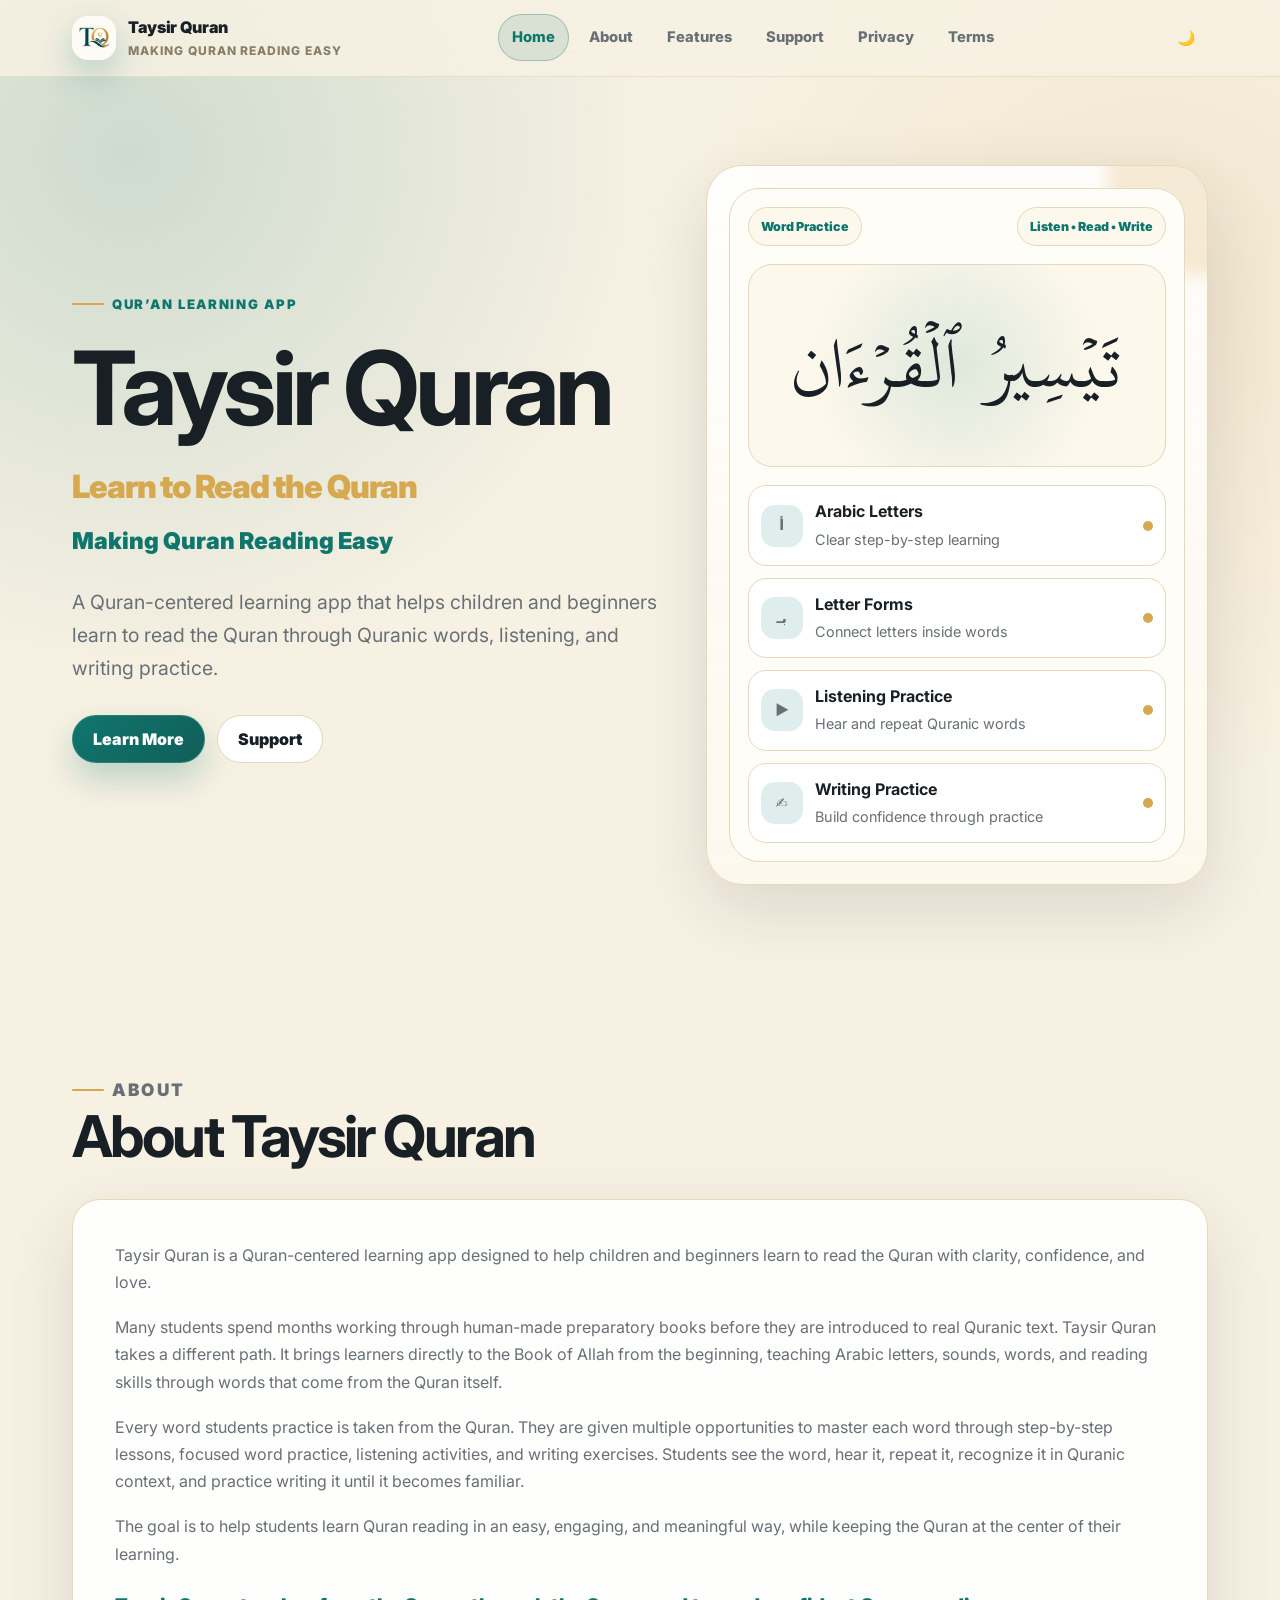
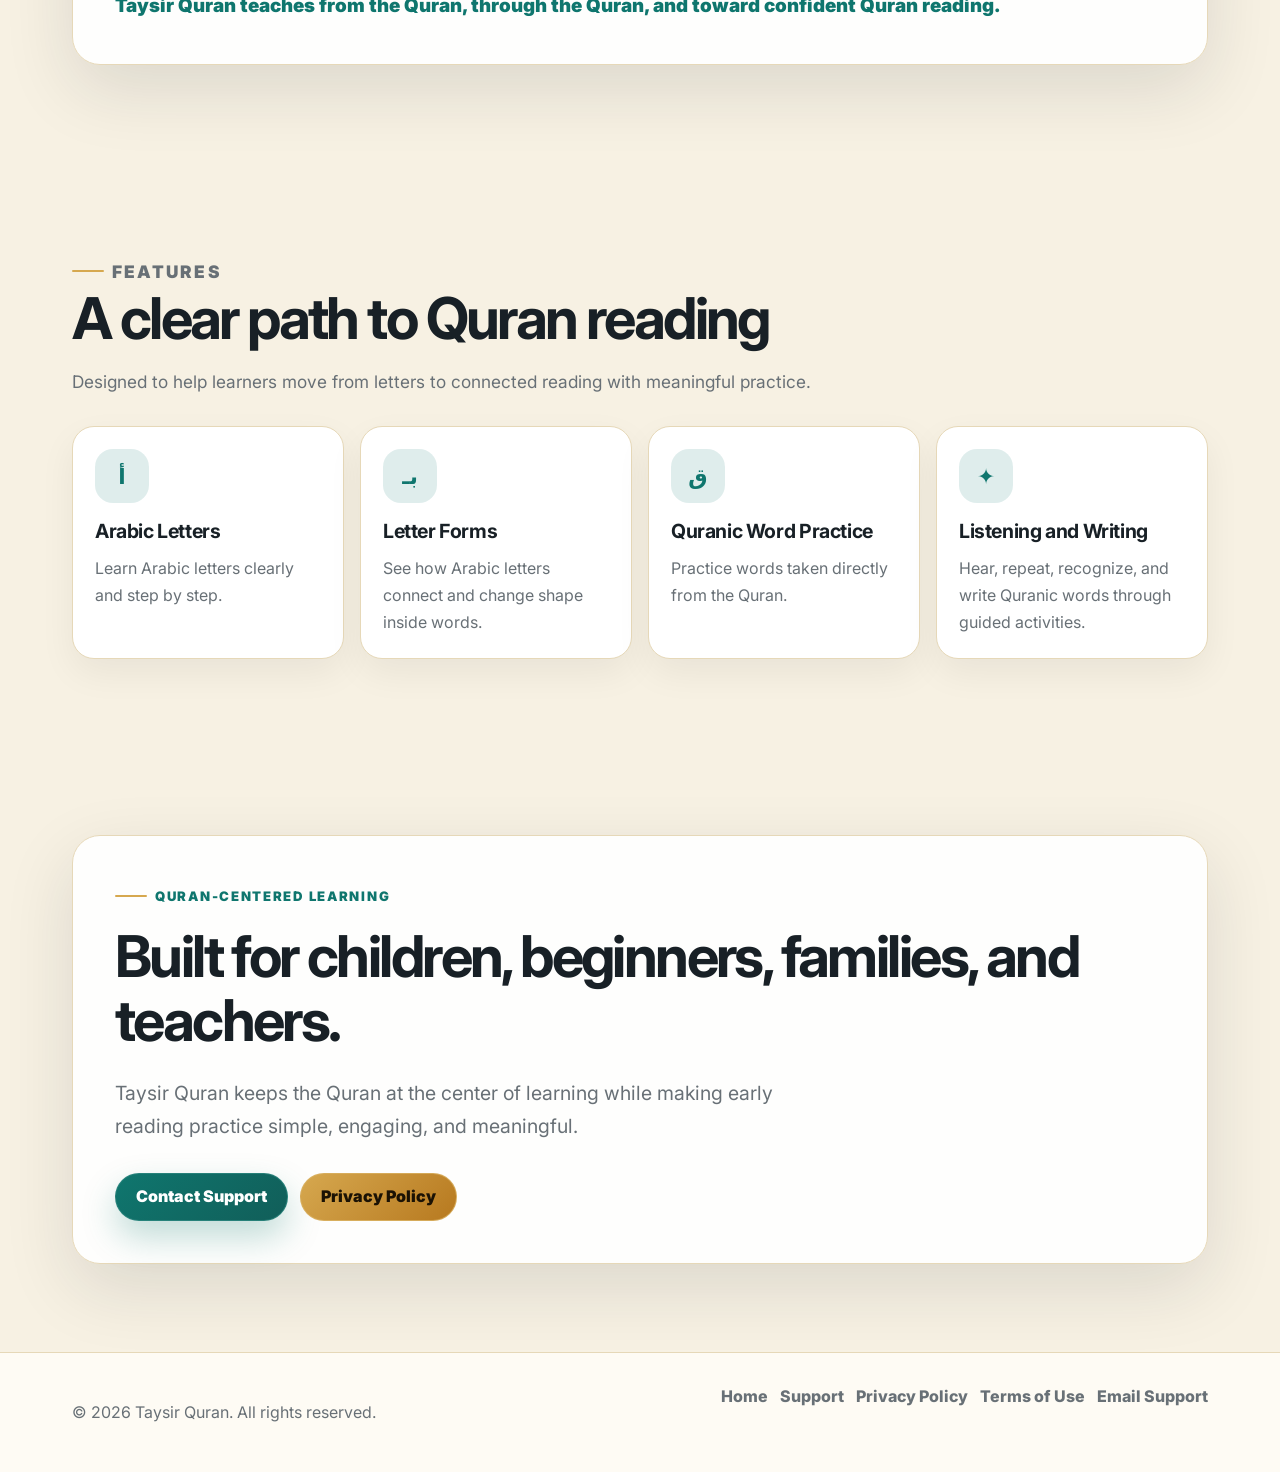
<file: index.html>
<!doctype html>
<html lang="en" data-theme="dark">
  <head>
    <meta charset="utf-8" />
    <meta name="viewport" content="width=device-width, initial-scale=1" />
    <title>Taysir Quran — Learn to Read the Quran</title>
    <meta
      name="description"
      content="Taysir Quran is a Quran-centered learning app helping children and beginners learn to read the Quran through Quranic words, listening, and writing practice."
    />
    <meta name="theme-color" content="#0f766e" />
    <meta property="og:title" content="Taysir Quran" />
    <meta property="og:description" content="Making Quran Reading Easy." />
    <meta property="og:type" content="website" />
    <meta property="og:url" content="https://taysirquran.com" />

    <link rel="icon" type="image/png" href="favicon.png" />
    <link rel="apple-touch-icon" href="favicon.png" />

    <link rel="preconnect" href="https://fonts.googleapis.com" />
    <link rel="preconnect" href="https://fonts.gstatic.com" crossorigin />
    <link
      href="https://fonts.googleapis.com/css2?family=Amiri:wght@400;700&family=Inter:wght@400;600;700;800;900&display=swap"
      rel="stylesheet"
    />
    <link rel="stylesheet" href="styles.css" />
  </head>
  <body>
    <a class="skip-link" href="#main">Skip to content</a>

    <header class="site-header">
      <nav class="nav" aria-label="Main navigation">
        <a class="brand" href="/" aria-label="Taysir Quran home">
          <img class="brand-mark" src="logo.png" alt="Taysir Quran app logo" />
          <span class="brand-text">
            Taysir Quran <span>Making Quran Reading Easy</span>
          </span>
        </a>

        <div class="nav-links" data-nav-links>
          <a class="active" href="/">Home</a>
          <a href="#about">About</a>
          <a href="#features">Features</a>
          <a href="/support/">Support</a>
          <a href="/privacy/">Privacy</a>
          <a href="/terms/">Terms</a>
        </div>

        <div class="nav-actions">
          <button
            class="icon-button"
            type="button"
            data-theme-toggle
            aria-label="Toggle dark mode"
            style="background: transparent; border: none; box-shadow: none"
          >
            🌙
          </button>
          <button
            class="menu-button"
            type="button"
            data-menu-button
            aria-label="Open menu"
            aria-expanded="false"
          >
            ☰
          </button>
        </div>
      </nav>
    </header>

    <main id="main">
      <section class="section hero" aria-labelledby="hero-title">
        <div>
          <p class="kicker">Qur’an Learning App</p>
          <h1 id="hero-title">Taysir Quran</h1>
          <p class="hero-subtitle">Learn to Read the Quran</p>
          <p class="hero-tagline">Making Quran Reading Easy</p>
          <p class="lead">
            A Quran-centered learning app that helps children and beginners
            learn to read the Quran through Quranic words, listening, and
            writing practice.
          </p>
          <div class="hero-actions">
            <a class="btn btn-primary" href="#about">Learn More</a>
            <a class="btn btn-secondary" href="/support/">Support</a>
          </div>
        </div>

        <div class="hero-card" aria-label="App preview illustration">
          <div class="app-mock">
            <div class="mock-top">
              <span class="mock-pill">Word Practice</span>
              <span class="mock-pill">Listen • Read • Write</span>
            </div>
            <div
              class="quran-word quran-verse"
              lang="ar"
              dir="rtl"
              aria-label="Taysir Quran in Arabic"
            >
             تَيۡسِيرُ ٱلۡقُرۡءَان
            </div>
            <div class="lesson-list">
              <div class="lesson-row">
                <span class="lesson-icon">أ</span>
                <div>
                  <strong>Arabic Letters</strong>
                  <span>Clear step-by-step learning</span>
                </div>
                <span class="progress-dot"></span>
              </div>
              <div class="lesson-row">
                <span class="lesson-icon">بـ</span>
                <div>
                  <strong>Letter Forms</strong>
                  <span>Connect letters inside words</span>
                </div>
                <span class="progress-dot"></span>
              </div>
              <div class="lesson-row">
                <span class="lesson-icon">▶</span>
                <div>
                  <strong>Listening Practice</strong>
                  <span>Hear and repeat Quranic words</span>
                </div>
                <span class="progress-dot"></span>
              </div>
              <div class="lesson-row">
                <span class="lesson-icon">✍</span>
                <div>
                  <strong>Writing Practice</strong>
                  <span>Build confidence through practice</span>
                </div>
                <span class="progress-dot"></span>
              </div>
            </div>
          </div>
        </div>
      </section>

      <section id="about" class="section" aria-labelledby="about-title">
        <div class="section-heading">
          <p class="kicker">About</p>
          <h2 id="about-title">About Taysir Quran</h2>
        </div>
        <div class="about-card">
          <p>
            Taysir Quran is a Quran-centered learning app designed to help
            children and beginners learn to read the Quran with clarity,
            confidence, and love.
          </p>

          <p>
            Many students spend months working through human-made preparatory
            books before they are introduced to real Quranic text. Taysir Quran
            takes a different path. It brings learners directly to the Book of
            Allah from the beginning, teaching Arabic letters, sounds, words,
            and reading skills through words that come from the Quran itself.
          </p>

          <p>
            Every word students practice is taken from the Quran. They are given
            multiple opportunities to master each word through step-by-step
            lessons, focused word practice, listening activities, and writing
            exercises. Students see the word, hear it, repeat it, recognize it
            in Quranic context, and practice writing it until it becomes
            familiar.
          </p>

          <p>
            The goal is to help students learn Quran reading in an easy,
            engaging, and meaningful way, while keeping the Quran at the center
            of their learning.
          </p>

          <strong class="strong-line">
            Taysir Quran teaches from the Quran, through the Quran, and toward
            confident Quran reading.
          </strong>
        </div>
      </section>

      <section id="features" class="section" aria-labelledby="features-title">
        <div class="section-heading">
          <p class="kicker">Features</p>
          <h2 id="features-title">A clear path to Quran reading</h2>
          <p>
            Designed to help learners move from letters to connected reading
            with meaningful practice.
          </p>
        </div>
        <div class="feature-grid">
          <article class="feature-card">
            <div class="feature-icon">أ</div>
            <h3>Arabic Letters</h3>
            <p>Learn Arabic letters clearly and step by step.</p>
          </article>
          <article class="feature-card">
            <div class="feature-icon">بـ</div>
            <h3>Letter Forms</h3>
            <p>See how Arabic letters connect and change shape inside words.</p>
          </article>
          <article class="feature-card">
            <div class="feature-icon">ق</div>
            <h3>Quranic Word Practice</h3>
            <p>Practice words taken directly from the Quran.</p>
          </article>
          <article class="feature-card">
            <div class="feature-icon">✦</div>
            <h3>Listening and Writing</h3>
            <p>
              Hear, repeat, recognize, and write Quranic words through guided
              activities.
            </p>
          </article>
        </div>
      </section>

      <section class="section" aria-labelledby="cta-title">
        <div class="cta-card">
          <p class="kicker">Quran-Centered Learning</p>
          <h2 id="cta-title">
            Built for children, beginners, families, and teachers.
          </h2>
          <p class="lead">
            Taysir Quran keeps the Quran at the center of learning while making
            early reading practice simple, engaging, and meaningful.
          </p>
          <div class="cta-row">
            <a class="btn btn-primary" href="/support/">Contact Support</a>
            <a class="btn btn-gold" href="/privacy/">Privacy Policy</a>
          </div>
        </div>
      </section>
    </main>

    <footer class="site-footer">
      <div class="footer-inner">
        <p>© 2026 Taysir Quran. All rights reserved.</p>
        <div class="footer-links">
          <a href="/">Home</a>
          <a href="/support/">Support</a>
          <a href="/privacy/">Privacy Policy</a>
          <a href="/terms/">Terms of Use</a>
          <a href="mailto:taysirquraninfo@gmail.com">Email Support</a>
        </div>
      </div>
    </footer>

    <script src="script.js"></script>
  </body>
</html>
</file>
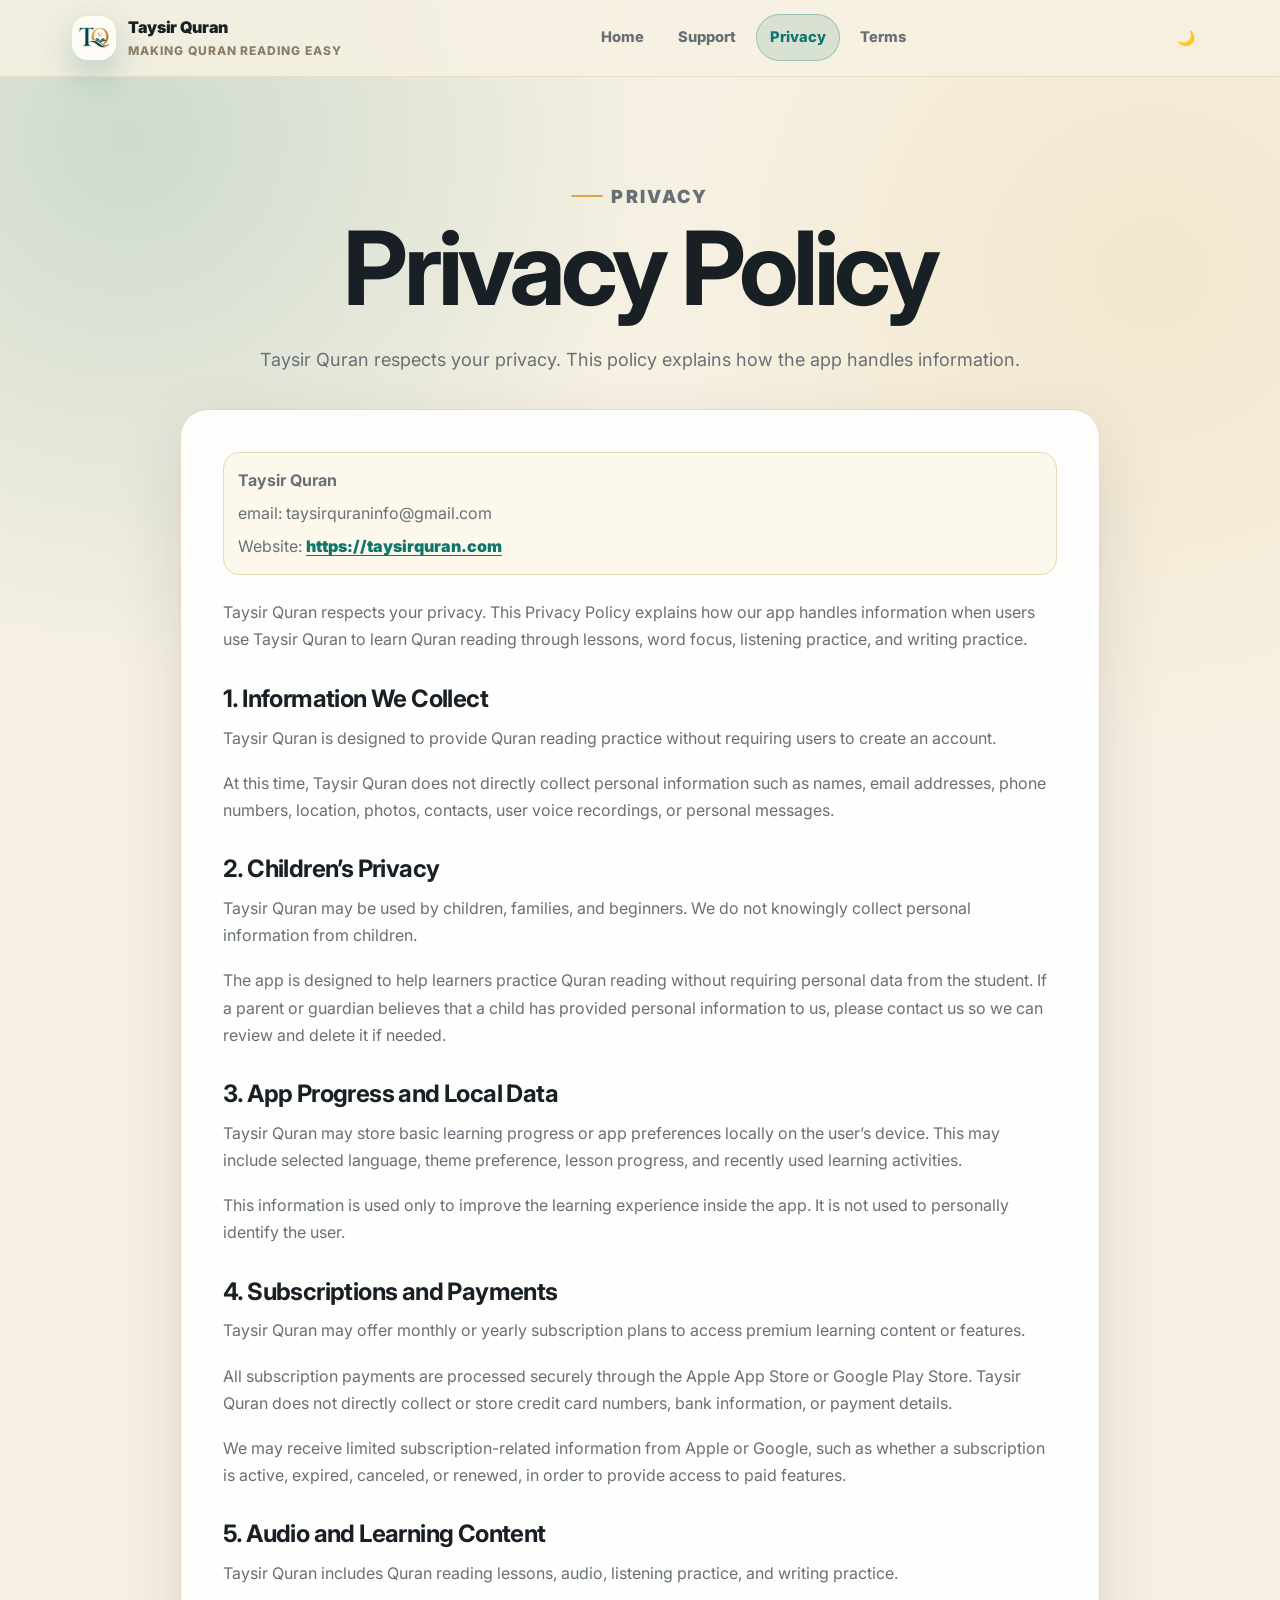
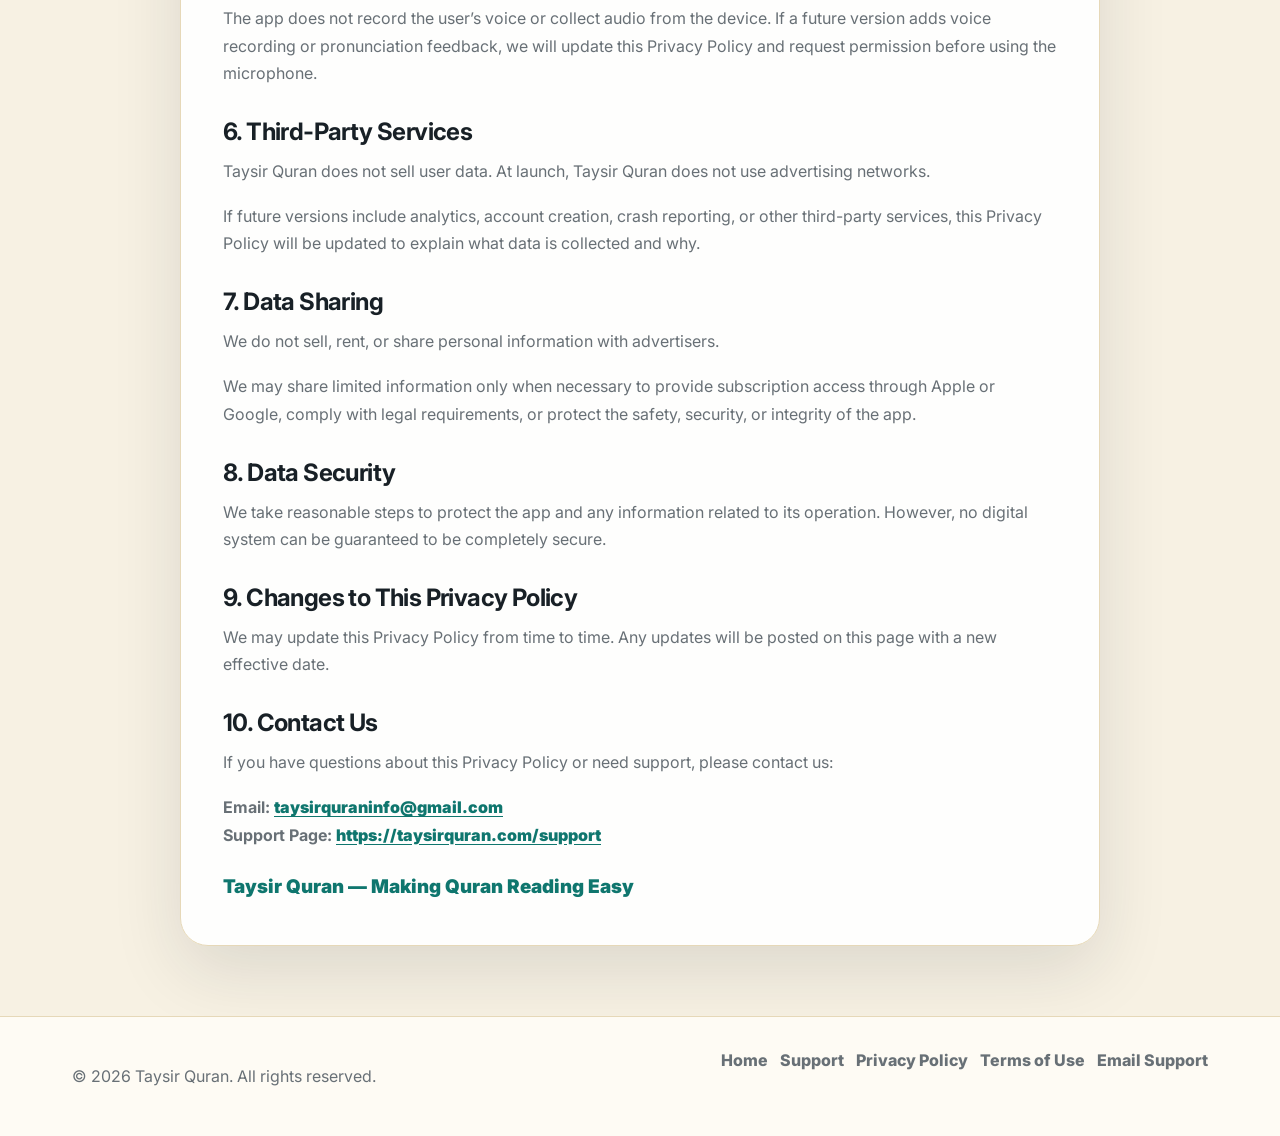
<file: privacy/index.html>
<!doctype html>
<html lang="en" data-theme="dark">
  <head>
    <meta charset="utf-8" />
    <meta name="viewport" content="width=device-width, initial-scale=1" />
    <title>Privacy Policy — Taysir Quran</title>
    <meta name="description" content="Privacy Policy for Taysir Quran." />
    <meta name="theme-color" content="#0f766e" />

    <link rel="icon" type="image/png" href="../favicon.png" />
    <link rel="apple-touch-icon" href="../favicon.png" />

    <link rel="preconnect" href="https://fonts.googleapis.com" />
    <link rel="preconnect" href="https://fonts.gstatic.com" crossorigin />
    <link
      href="https://fonts.googleapis.com/css2?family=Amiri:wght@400;700&family=Inter:wght@400;600;700;800;900&display=swap"
      rel="stylesheet"
    />
    <link rel="stylesheet" href="../styles.css" />
  </head>
  <body>
    <a class="skip-link" href="#main">Skip to content</a>

    <header class="site-header">
      <nav class="nav" aria-label="Main navigation">
        <a class="brand" href="/">
          <img
            class="brand-mark"
            src="../logo.png"
            alt="Taysir Quran app logo"
          />
          <span class="brand-text">
            Taysir Quran <span>Making Quran Reading Easy</span>
          </span>
        </a>

        <div class="nav-links" data-nav-links>
          <a href="/">Home</a>
          <a href="/support/">Support</a>
          <a class="active" href="/privacy/">Privacy</a>
          <a href="/terms/">Terms</a>
        </div>

        <div class="nav-actions">
          <button
            class="icon-button"
            type="button"
            data-theme-toggle
            style="background: transparent; border: none; box-shadow: none"
          >
            🌙
          </button>
          <button
            class="menu-button"
            type="button"
            data-menu-button
            aria-label="Open menu"
            aria-expanded="false"
          >
            ☰
          </button>
        </div>
      </nav>
    </header>

    <main id="main">
      <section class="page-hero">
        <p class="kicker">Privacy</p>
        <h1>Privacy Policy</h1>
        <p>
          Taysir Quran respects your privacy. This policy explains how the app
          handles information.
        </p>
      </section>

      <article class="legal-card">
        <div class="legal-meta">
          <strong>Taysir Quran</strong>
          <span>email: taysirquraninfo@gmail.com</span>
          <span>
            Website:
            <a class="inline-link" href="https://taysirquran.com">
              https://taysirquran.com
            </a>
          </span>
        </div>

        <p>
          Taysir Quran respects your privacy. This Privacy Policy explains how
          our app handles information when users use Taysir Quran to learn Quran
          reading through lessons, word focus, listening practice, and writing
          practice.
        </p>

        <h2>1. Information We Collect</h2>

        <p>
          Taysir Quran is designed to provide Quran reading practice without
          requiring users to create an account.
        </p>

        <p>
          At this time, Taysir Quran does not directly collect personal
          information such as names, email addresses, phone numbers, location,
          photos, contacts, user voice recordings, or personal messages.
        </p>

        <h2>2. Children’s Privacy</h2>

        <p>
          Taysir Quran may be used by children, families, and beginners. We do
          not knowingly collect personal information from children.
        </p>

        <p>
          The app is designed to help learners practice Quran reading without
          requiring personal data from the student. If a parent or guardian
          believes that a child has provided personal information to us, please
          contact us so we can review and delete it if needed.
        </p>

        <h2>3. App Progress and Local Data</h2>

        <p>
          Taysir Quran may store basic learning progress or app preferences
          locally on the user’s device. This may include selected language,
          theme preference, lesson progress, and recently used learning
          activities.
        </p>

        <p>
          This information is used only to improve the learning experience
          inside the app. It is not used to personally identify the user.
        </p>

        <h2>4. Subscriptions and Payments</h2>

        <p>
          Taysir Quran may offer monthly or yearly subscription plans to access
          premium learning content or features.
        </p>

        <p>
          All subscription payments are processed securely through the Apple App
          Store or Google Play Store. Taysir Quran does not directly collect or
          store credit card numbers, bank information, or payment details.
        </p>

        <p>
          We may receive limited subscription-related information from Apple or
          Google, such as whether a subscription is active, expired, canceled,
          or renewed, in order to provide access to paid features.
        </p>

        <h2>5. Audio and Learning Content</h2>

        <p>
          Taysir Quran includes Quran reading lessons, audio, listening
          practice, and writing practice.
        </p>

        <p>
          The app does not record the user’s voice or collect audio from the
          device. If a future version adds voice recording or pronunciation
          feedback, we will update this Privacy Policy and request permission
          before using the microphone.
        </p>

        <h2>6. Third-Party Services</h2>

        <p>
          Taysir Quran does not sell user data. At launch, Taysir Quran does not
          use advertising networks.
        </p>

        <p>
          If future versions include analytics, account creation, crash
          reporting, or other third-party services, this Privacy Policy will be
          updated to explain what data is collected and why.
        </p>

        <h2>7. Data Sharing</h2>

        <p>
          We do not sell, rent, or share personal information with advertisers.
        </p>

        <p>
          We may share limited information only when necessary to provide
          subscription access through Apple or Google, comply with legal
          requirements, or protect the safety, security, or integrity of the
          app.
        </p>

        <h2>8. Data Security</h2>

        <p>
          We take reasonable steps to protect the app and any information
          related to its operation. However, no digital system can be guaranteed
          to be completely secure.
        </p>

        <h2>9. Changes to This Privacy Policy</h2>

        <p>
          We may update this Privacy Policy from time to time. Any updates will
          be posted on this page with a new effective date.
        </p>

        <h2>10. Contact Us</h2>

        <p>
          If you have questions about this Privacy Policy or need support,
          please contact us:
        </p>

        <p>
          <strong>Email:</strong>
          <a class="inline-link" href="mailto:taysirquraninfo@gmail.com">
            taysirquraninfo@gmail.com
          </a>
          <br />
          <strong>Support Page:</strong>
          <a class="inline-link" href="/support/">
            https://taysirquran.com/support
          </a>
        </p>

        <strong class="strong-line">
          Taysir Quran — Making Quran Reading Easy
        </strong>
      </article>
    </main>

    <footer class="site-footer">
      <div class="footer-inner">
        <p>© 2026 Taysir Quran. All rights reserved.</p>
        <div class="footer-links">
          <a href="/">Home</a>
          <a href="/support/">Support</a>
          <a href="/privacy/">Privacy Policy</a>
          <a href="/terms/">Terms of Use</a>
          <a href="mailto:taysirquraninfo@gmail.com">Email Support</a>
        </div>
      </div>
    </footer>

    <script src="../script.js"></script>
  </body>
</html>
</file>
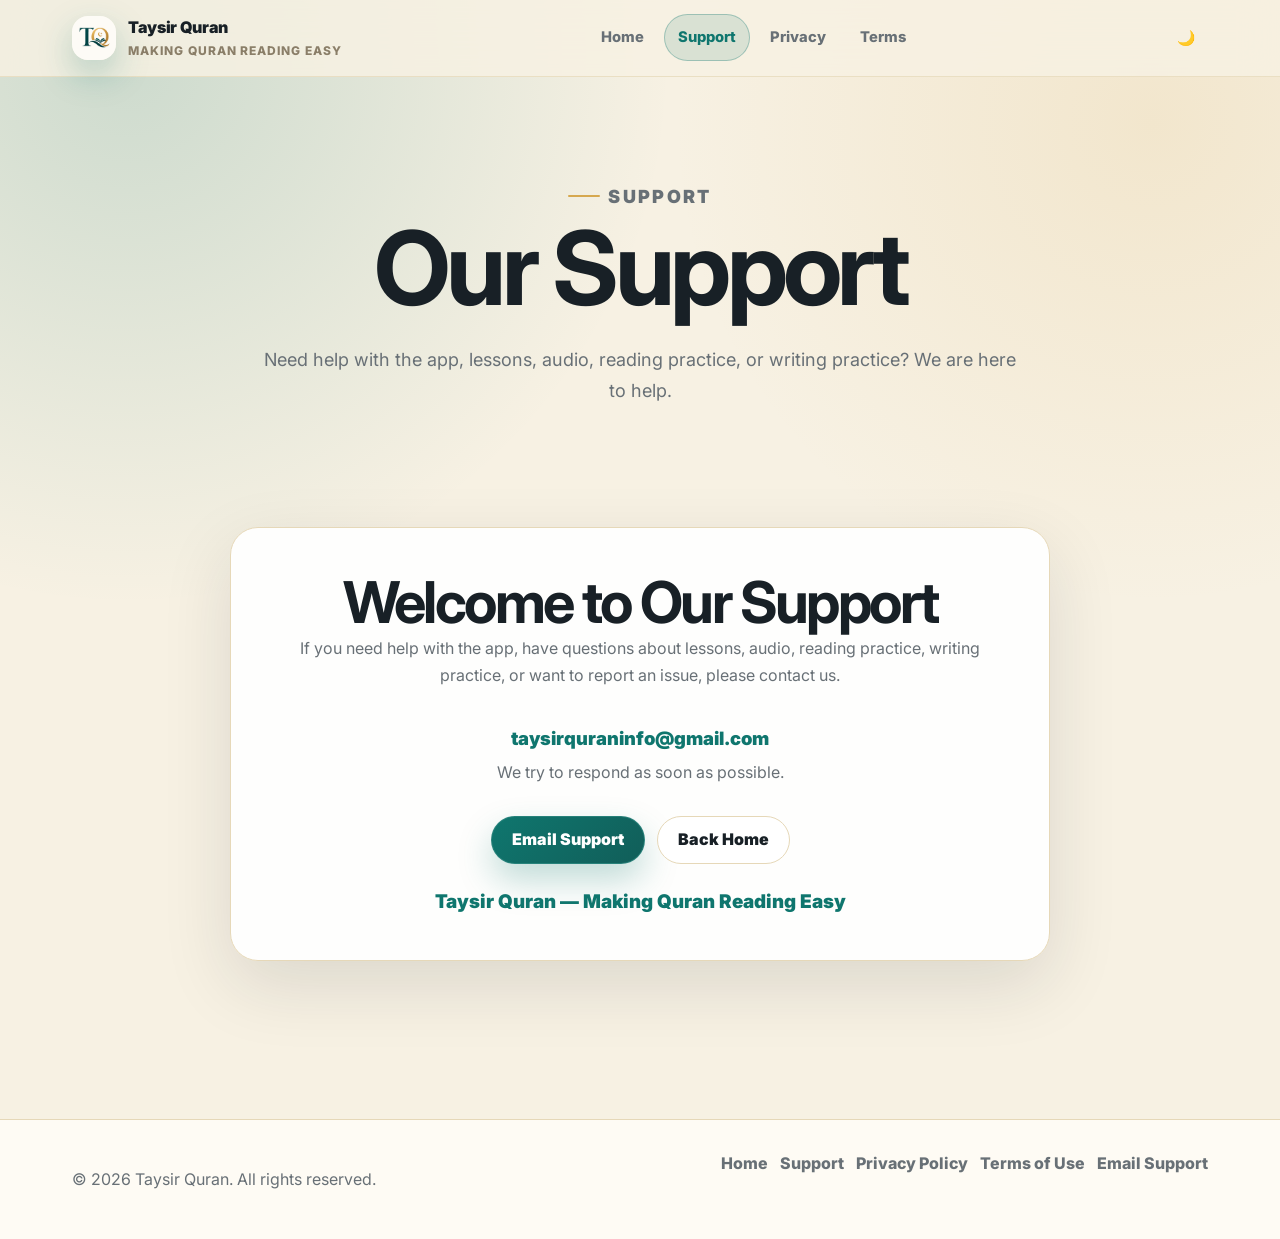
<file: support/index.html>
<!doctype html>
<html lang="en" data-theme="dark">
  <head>
    <meta charset="utf-8" />
    <meta name="viewport" content="width=device-width, initial-scale=1" />
    <title>Support — Taysir Quran</title>
    <meta name="description" content="Get support for the Taysir Quran app." />
    <meta name="theme-color" content="#0f766e" />

    <link rel="icon" type="image/png" href="../favicon.png" />
    <link rel="apple-touch-icon" href="../favicon.png" />

    <link rel="preconnect" href="https://fonts.googleapis.com" />
    <link rel="preconnect" href="https://fonts.gstatic.com" crossorigin />
    <link
      href="https://fonts.googleapis.com/css2?family=Amiri:wght@400;700&family=Inter:wght@400;600;700;800;900&display=swap"
      rel="stylesheet"
    />
    <link rel="stylesheet" href="../styles.css" />
  </head>
  <body>
    <a class="skip-link" href="#main">Skip to content</a>

    <header class="site-header">
      <nav class="nav" aria-label="Main navigation">
        <a class="brand" href="/">
          <img
            class="brand-mark"
            src="../logo.png"
            alt="Taysir Quran app logo"
          />
          <span class="brand-text">
            Taysir Quran <span>Making Quran Reading Easy</span>
          </span>
        </a>

        <div class="nav-links" data-nav-links>
          <a href="/">Home</a>
          <a class="active" href="/support/">Support</a>
          <a href="/privacy/">Privacy</a>
          <a href="/terms/">Terms</a>
        </div>

        <div class="nav-actions">
          <button
            class="icon-button"
            type="button"
            data-theme-toggle
            style="background: transparent; border: none; box-shadow: none"
          >
            🌙
          </button>
          <button
            class="menu-button"
            type="button"
            data-menu-button
            aria-label="Open menu"
            aria-expanded="false"
          >
            ☰
          </button>
        </div>
      </nav>
    </header>

    <main id="main">
      <section class="page-hero">
        <p class="kicker">Support</p>
        <h1>Our Support</h1>
        <p>
          Need help with the app, lessons, audio, reading practice, or writing
          practice? We are here to help.
        </p>
      </section>

      <section class="section">
        <div class="support-card">
          <h2>Welcome to Our Support</h2>

          <p>
            If you need help with the app, have questions about lessons, audio,
            reading practice, writing practice, or want to report an issue,
            please contact us.
          </p>

          <a class="support-email" href="mailto:taysirquraninfo@gmail.com">
            taysirquraninfo@gmail.com
          </a>

          <p>We try to respond as soon as possible.</p>

          <div class="cta-row" style="justify-content: center">
            <a class="btn btn-primary" href="mailto:taysirquraninfo@gmail.com">
              Email Support
            </a>
            <a class="btn btn-secondary" href="/">Back Home</a>
          </div>

          <strong class="strong-line">
            Taysir Quran — Making Quran Reading Easy
          </strong>
        </div>
      </section>
    </main>

    <footer class="site-footer">
      <div class="footer-inner">
        <p>© 2026 Taysir Quran. All rights reserved.</p>
        <div class="footer-links">
          <a href="/">Home</a>
          <a href="/support/">Support</a>
          <a href="/privacy/">Privacy Policy</a>
          <a href="/terms/">Terms of Use</a>
          <a href="mailto:taysirquraninfo@gmail.com">Email Support</a>
        </div>
      </div>
    </footer>

    <script src="../script.js"></script>
  </body>
</html>
</file>
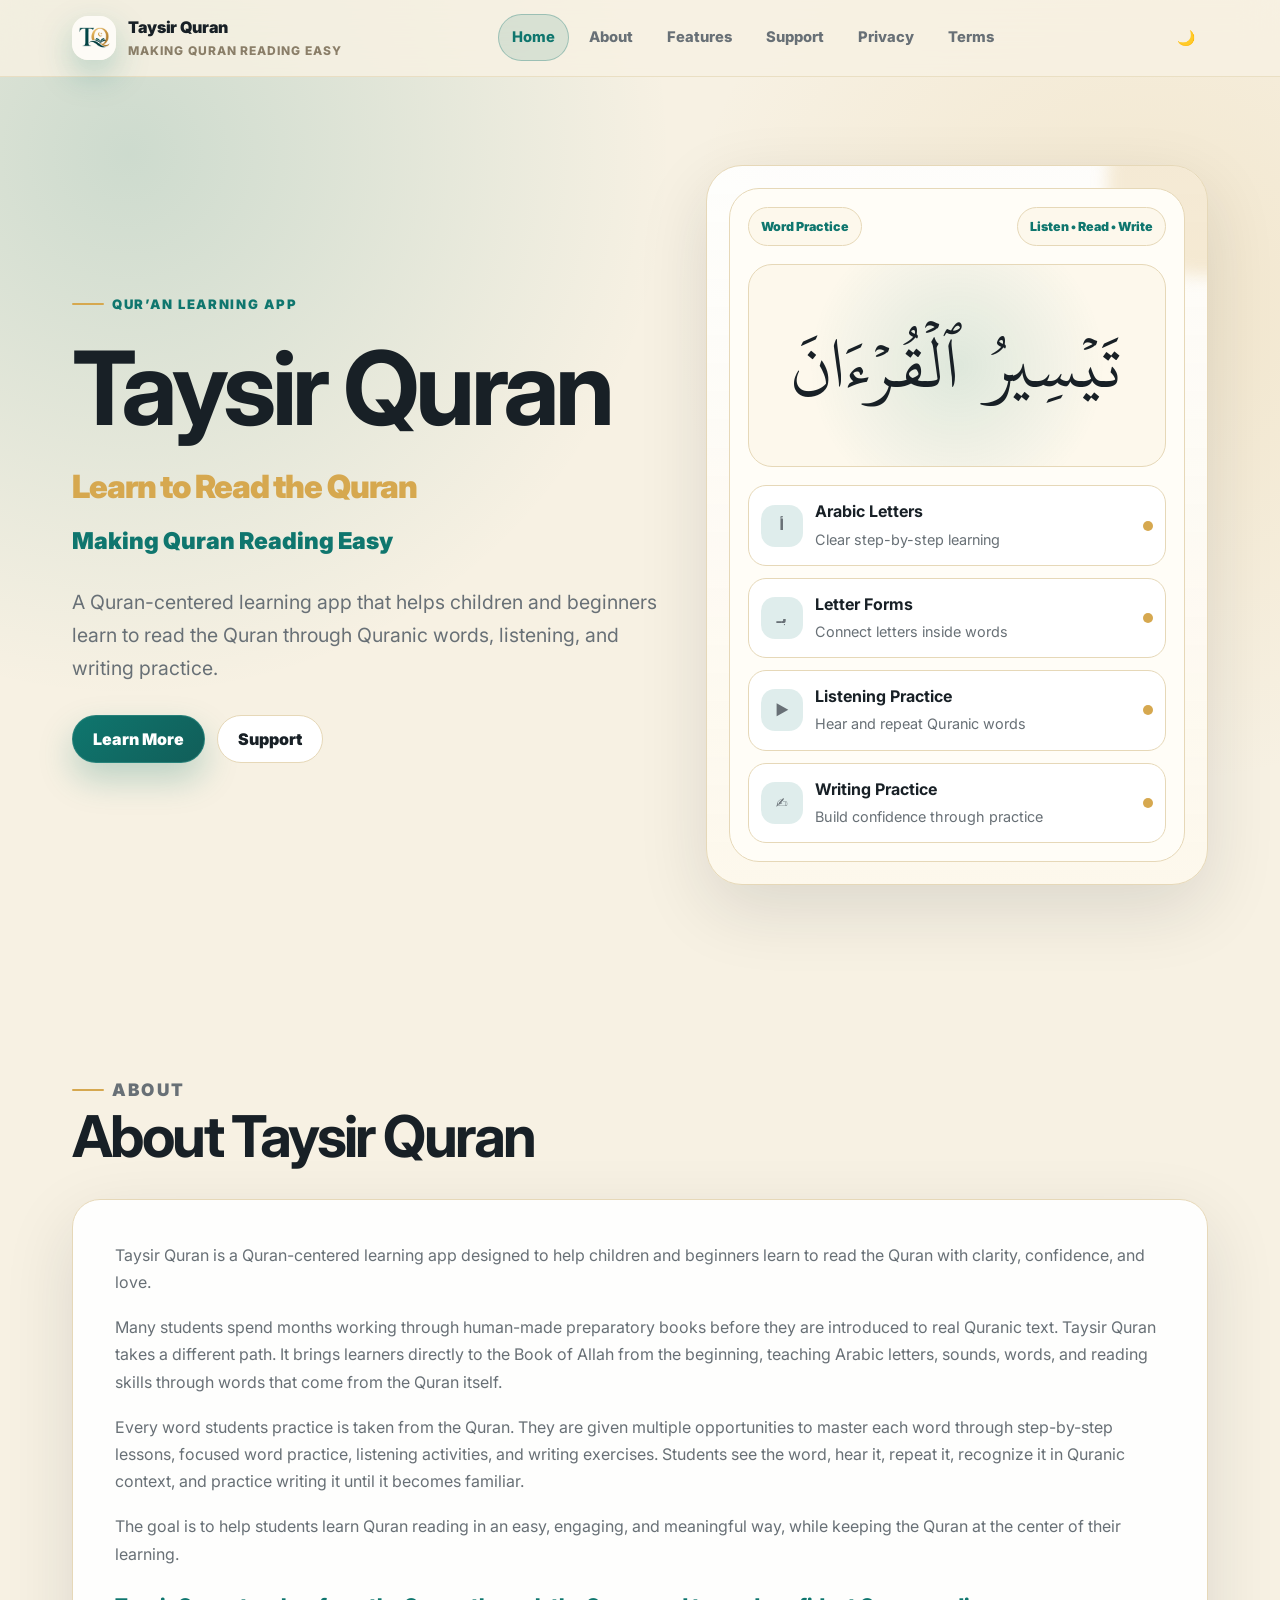
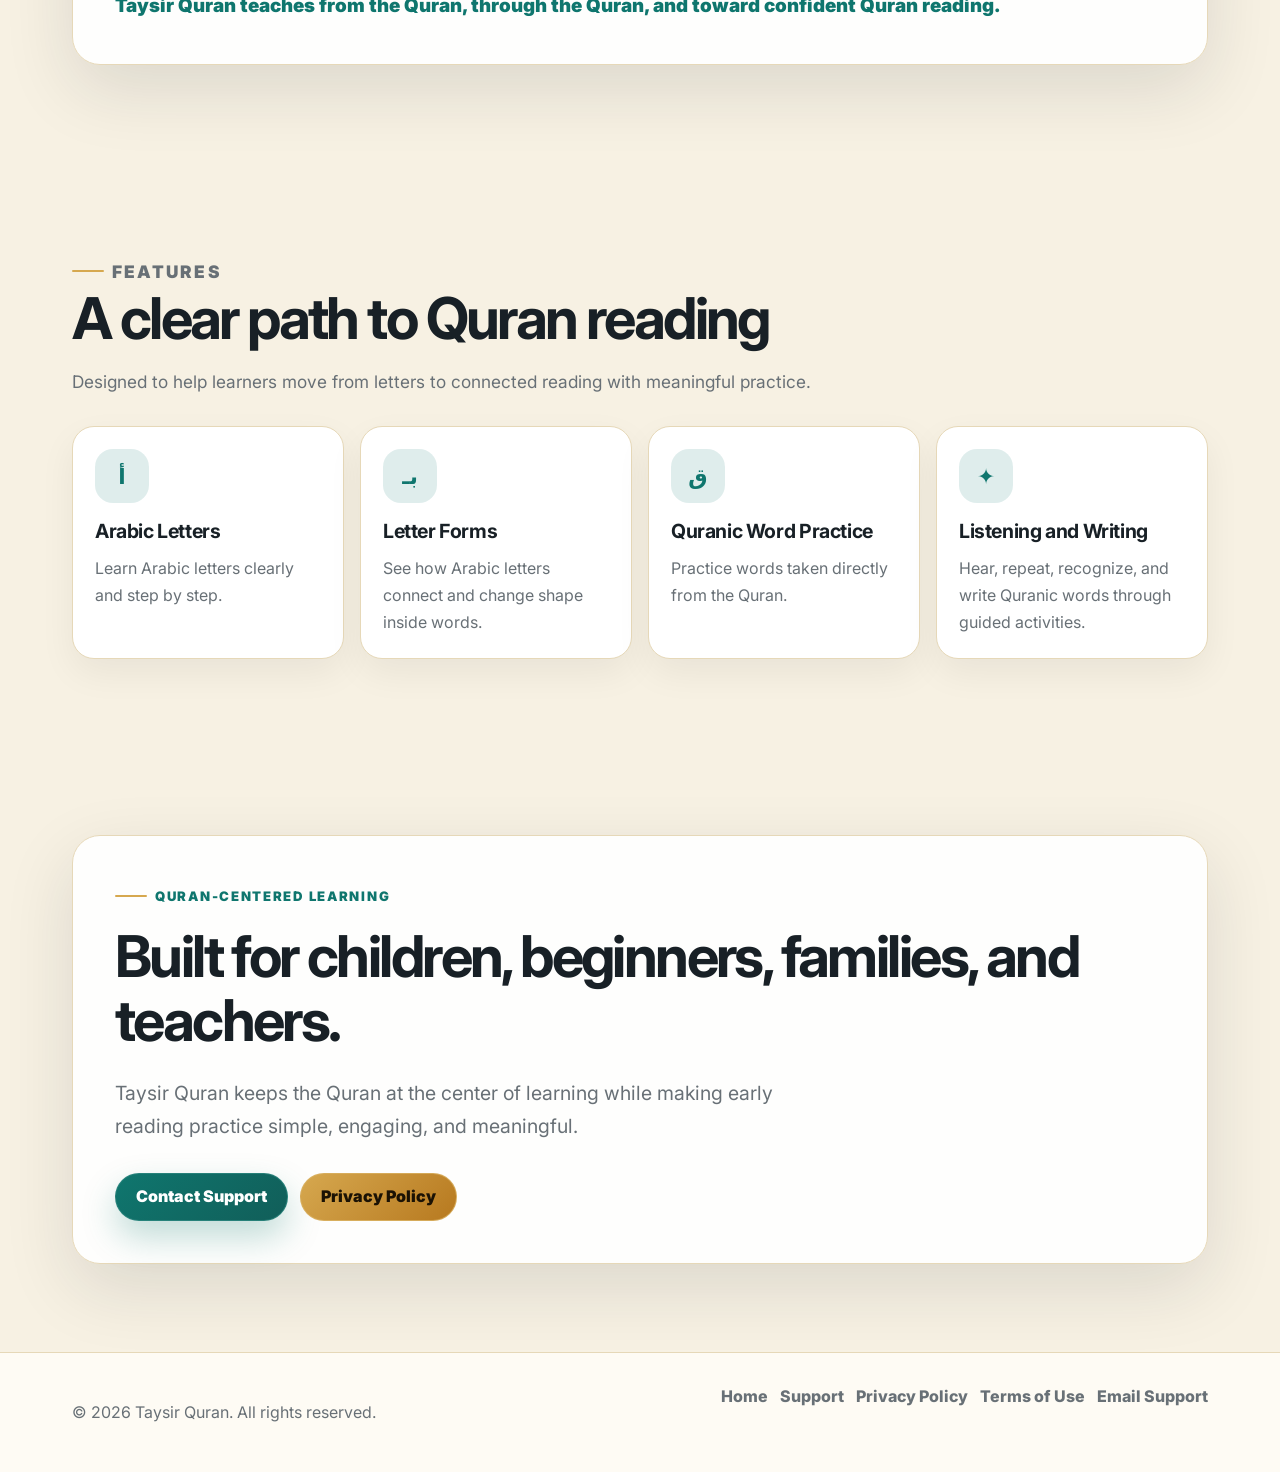
<file: taysir-quran-site/index.html>
<!doctype html>
<html lang="en" data-theme="dark">
  <head>
    <meta charset="utf-8" />
    <meta name="viewport" content="width=device-width, initial-scale=1" />
    <title>Taysir Quran — Learn to Read the Quran</title>
    <meta
      name="description"
      content="Taysir Quran is a Quran-centered learning app helping children and beginners learn to read the Quran through Quranic words, listening, and writing practice."
    />
    <meta name="theme-color" content="#0f766e" />
    <meta property="og:title" content="Taysir Quran" />
    <meta property="og:description" content="Making Quran Reading Easy." />
    <meta property="og:type" content="website" />
    <meta property="og:url" content="https://taysirquran.com" />

    <link rel="icon" type="image/png" href="favicon.png" />
    <link rel="apple-touch-icon" href="favicon.png" />

    <link rel="preconnect" href="https://fonts.googleapis.com" />
    <link rel="preconnect" href="https://fonts.gstatic.com" crossorigin />
    <link
      href="https://fonts.googleapis.com/css2?family=Amiri:wght@400;700&family=Inter:wght@400;600;700;800;900&display=swap"
      rel="stylesheet"
    />
    <link rel="stylesheet" href="styles.css" />
  </head>
  <body>
    <a class="skip-link" href="#main">Skip to content</a>

    <header class="site-header">
      <nav class="nav" aria-label="Main navigation">
        <a class="brand" href="/" aria-label="Taysir Quran home">
          <img class="brand-mark" src="logo.png" alt="Taysir Quran app logo" />
          <span class="brand-text">
            Taysir Quran <span>Making Quran Reading Easy</span>
          </span>
        </a>

        <div class="nav-links" data-nav-links>
          <a class="active" href="/">Home</a>
          <a href="#about">About</a>
          <a href="#features">Features</a>
          <a href="/support/">Support</a>
          <a href="/privacy/">Privacy</a>
          <a href="/terms/">Terms</a>
        </div>

        <div class="nav-actions">
          <button
            class="icon-button"
            type="button"
            data-theme-toggle
            aria-label="Toggle dark mode"
            style="background: transparent; border: none; box-shadow: none"
          >
            🌙
          </button>
          <button
            class="menu-button"
            type="button"
            data-menu-button
            aria-label="Open menu"
            aria-expanded="false"
          >
            ☰
          </button>
        </div>
      </nav>
    </header>

    <main id="main">
      <section class="section hero" aria-labelledby="hero-title">
        <div>
          <p class="kicker">Qur’an Learning App</p>
          <h1 id="hero-title">Taysir Quran</h1>
          <p class="hero-subtitle">Learn to Read the Quran</p>
          <p class="hero-tagline">Making Quran Reading Easy</p>
          <p class="lead">
            A Quran-centered learning app that helps children and beginners
            learn to read the Quran through Quranic words, listening, and
            writing practice.
          </p>
          <div class="hero-actions">
            <a class="btn btn-primary" href="#about">Learn More</a>
            <a class="btn btn-secondary" href="/support/">Support</a>
          </div>
        </div>

        <div class="hero-card" aria-label="App preview illustration">
          <div class="app-mock">
            <div class="mock-top">
              <span class="mock-pill">Word Practice</span>
              <span class="mock-pill">Listen • Read • Write</span>
            </div>
            <div
              class="quran-word quran-verse"
              lang="ar"
              dir="rtl"
              aria-label="Taysir Quran in Arabic"
            >
              تَيۡسِيرُ ٱلۡقُرۡءَانَ
            </div>
            <div class="lesson-list">
              <div class="lesson-row">
                <span class="lesson-icon">أ</span>
                <div>
                  <strong>Arabic Letters</strong>
                  <span>Clear step-by-step learning</span>
                </div>
                <span class="progress-dot"></span>
              </div>
              <div class="lesson-row">
                <span class="lesson-icon">بـ</span>
                <div>
                  <strong>Letter Forms</strong>
                  <span>Connect letters inside words</span>
                </div>
                <span class="progress-dot"></span>
              </div>
              <div class="lesson-row">
                <span class="lesson-icon">▶</span>
                <div>
                  <strong>Listening Practice</strong>
                  <span>Hear and repeat Quranic words</span>
                </div>
                <span class="progress-dot"></span>
              </div>
              <div class="lesson-row">
                <span class="lesson-icon">✍</span>
                <div>
                  <strong>Writing Practice</strong>
                  <span>Build confidence through practice</span>
                </div>
                <span class="progress-dot"></span>
              </div>
            </div>
          </div>
        </div>
      </section>

      <section id="about" class="section" aria-labelledby="about-title">
        <div class="section-heading">
          <p class="kicker">About</p>
          <h2 id="about-title">About Taysir Quran</h2>
        </div>
        <div class="about-card">
          <p>
            Taysir Quran is a Quran-centered learning app designed to help
            children and beginners learn to read the Quran with clarity,
            confidence, and love.
          </p>

          <p>
            Many students spend months working through human-made preparatory
            books before they are introduced to real Quranic text. Taysir Quran
            takes a different path. It brings learners directly to the Book of
            Allah from the beginning, teaching Arabic letters, sounds, words,
            and reading skills through words that come from the Quran itself.
          </p>

          <p>
            Every word students practice is taken from the Quran. They are given
            multiple opportunities to master each word through step-by-step
            lessons, focused word practice, listening activities, and writing
            exercises. Students see the word, hear it, repeat it, recognize it
            in Quranic context, and practice writing it until it becomes
            familiar.
          </p>

          <p>
            The goal is to help students learn Quran reading in an easy,
            engaging, and meaningful way, while keeping the Quran at the center
            of their learning.
          </p>

          <strong class="strong-line">
            Taysir Quran teaches from the Quran, through the Quran, and toward
            confident Quran reading.
          </strong>
        </div>
      </section>

      <section id="features" class="section" aria-labelledby="features-title">
        <div class="section-heading">
          <p class="kicker">Features</p>
          <h2 id="features-title">A clear path to Quran reading</h2>
          <p>
            Designed to help learners move from letters to connected reading
            with meaningful practice.
          </p>
        </div>
        <div class="feature-grid">
          <article class="feature-card">
            <div class="feature-icon">أ</div>
            <h3>Arabic Letters</h3>
            <p>Learn Arabic letters clearly and step by step.</p>
          </article>
          <article class="feature-card">
            <div class="feature-icon">بـ</div>
            <h3>Letter Forms</h3>
            <p>See how Arabic letters connect and change shape inside words.</p>
          </article>
          <article class="feature-card">
            <div class="feature-icon">ق</div>
            <h3>Quranic Word Practice</h3>
            <p>Practice words taken directly from the Quran.</p>
          </article>
          <article class="feature-card">
            <div class="feature-icon">✦</div>
            <h3>Listening and Writing</h3>
            <p>
              Hear, repeat, recognize, and write Quranic words through guided
              activities.
            </p>
          </article>
        </div>
      </section>

      <section class="section" aria-labelledby="cta-title">
        <div class="cta-card">
          <p class="kicker">Quran-Centered Learning</p>
          <h2 id="cta-title">
            Built for children, beginners, families, and teachers.
          </h2>
          <p class="lead">
            Taysir Quran keeps the Quran at the center of learning while making
            early reading practice simple, engaging, and meaningful.
          </p>
          <div class="cta-row">
            <a class="btn btn-primary" href="/support/">Contact Support</a>
            <a class="btn btn-gold" href="/privacy/">Privacy Policy</a>
          </div>
        </div>
      </section>
    </main>

    <footer class="site-footer">
      <div class="footer-inner">
        <p>© 2026 Taysir Quran. All rights reserved.</p>
        <div class="footer-links">
          <a href="/">Home</a>
          <a href="/support/">Support</a>
          <a href="/privacy/">Privacy Policy</a>
          <a href="/terms/">Terms of Use</a>
          <a href="mailto:taysirquraninfo@gmail.com">Email Support</a>
        </div>
      </div>
    </footer>

    <script src="script.js"></script>
  </body>
</html>
</file>
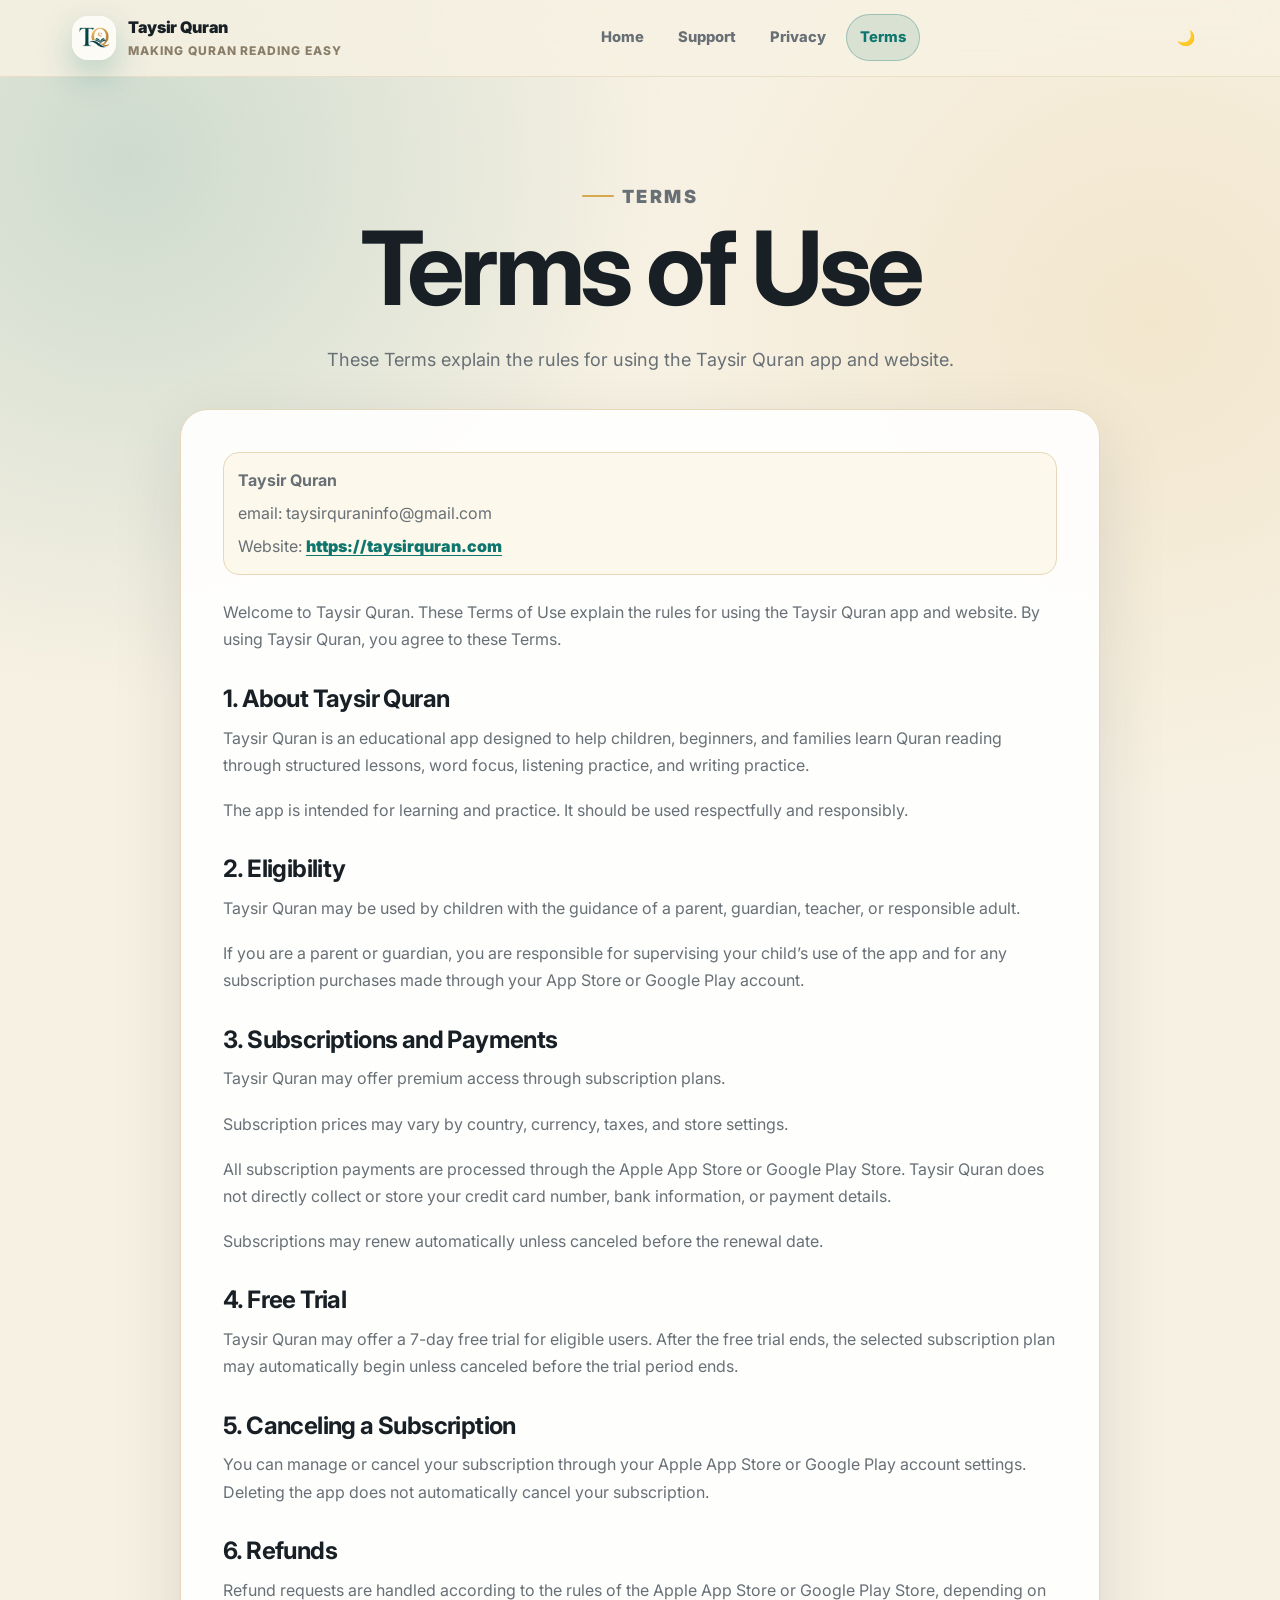
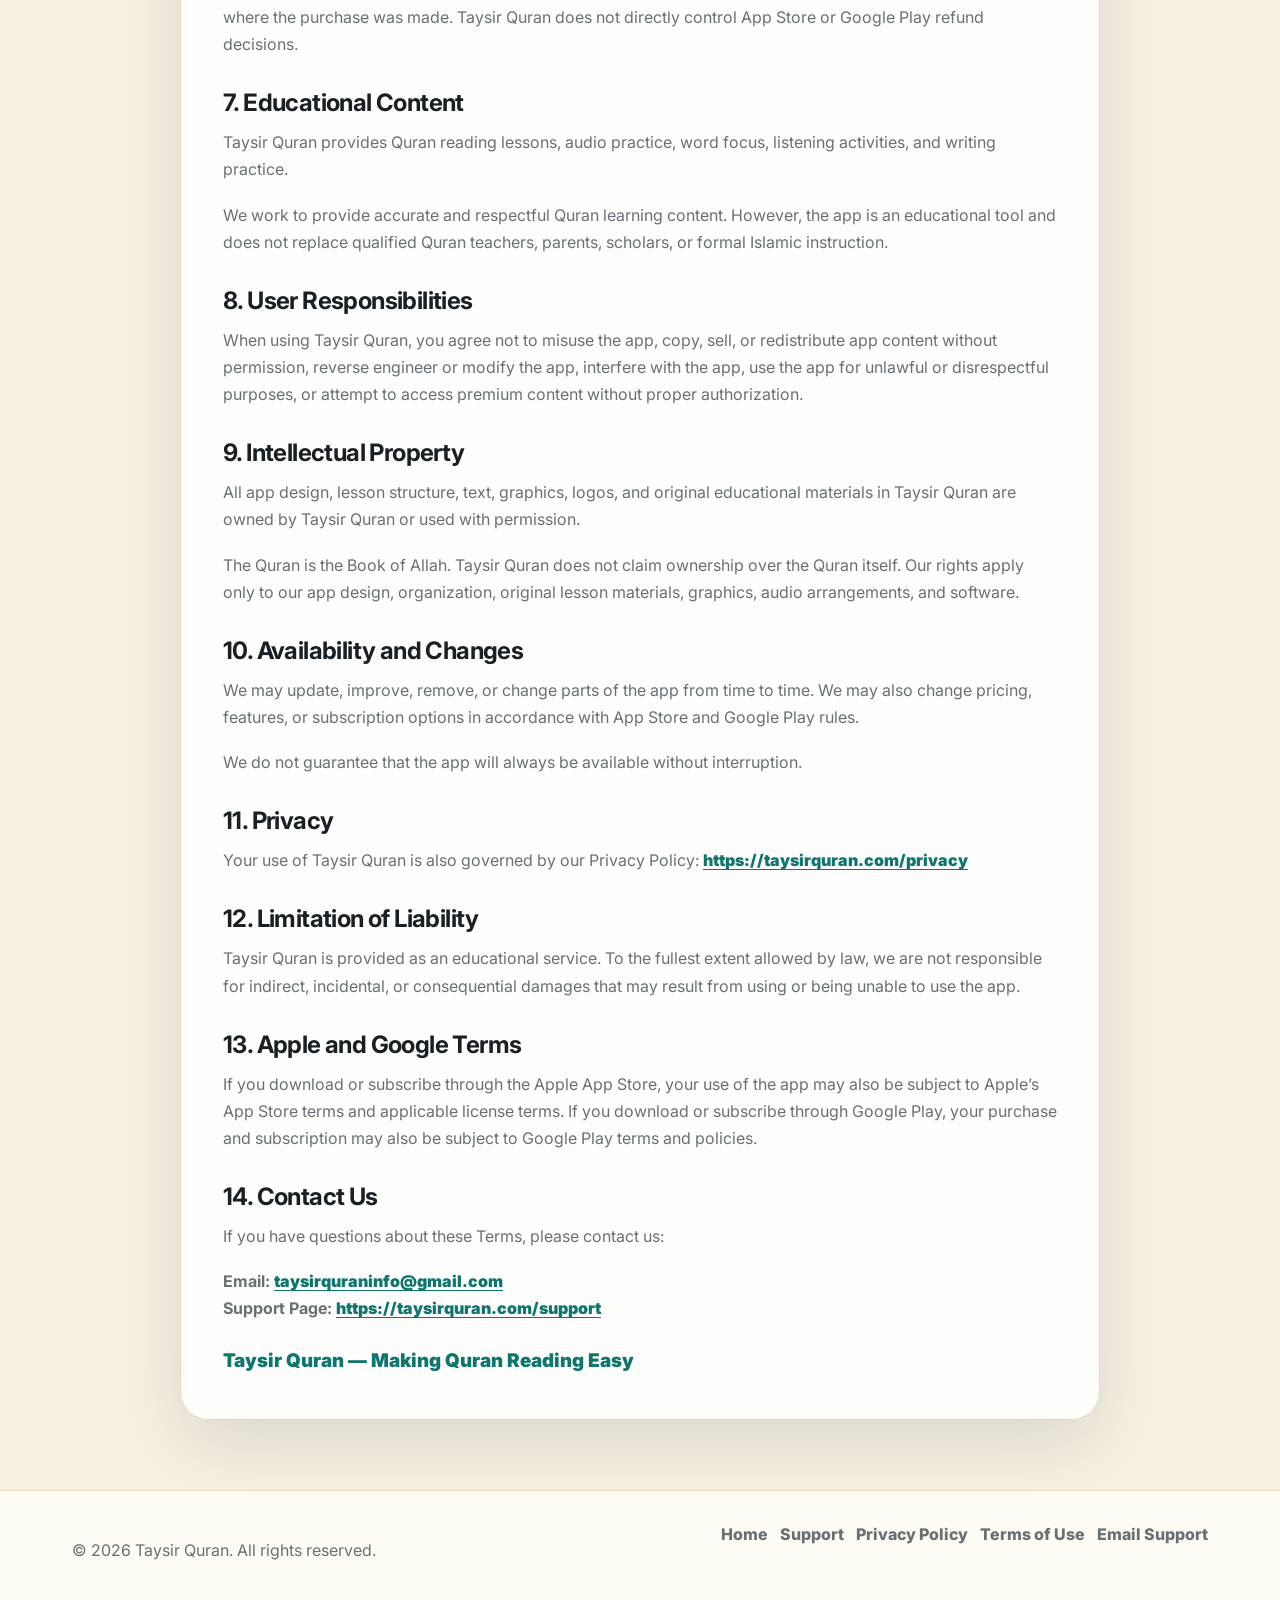
<file: terms/index.html>
<!doctype html>
<html lang="en" data-theme="dark">
  <head>
    <meta charset="utf-8" />
    <meta name="viewport" content="width=device-width, initial-scale=1" />
    <title>Terms of Use — Taysir Quran</title>
    <meta name="description" content="Terms of Use for Taysir Quran." />
    <meta name="theme-color" content="#0f766e" />

    <link rel="icon" type="image/png" href="../favicon.png" />
    <link rel="apple-touch-icon" href="../favicon.png" />

    <link rel="preconnect" href="https://fonts.googleapis.com" />
    <link rel="preconnect" href="https://fonts.gstatic.com" crossorigin />
    <link
      href="https://fonts.googleapis.com/css2?family=Amiri:wght@400;700&family=Inter:wght@400;600;700;800;900&display=swap"
      rel="stylesheet"
    />
    <link rel="stylesheet" href="../styles.css" />
  </head>

  <body>
    <a class="skip-link" href="#main">Skip to content</a>

    <header class="site-header">
      <nav class="nav" aria-label="Main navigation">
        <a class="brand" href="/">
          <img
            class="brand-mark"
            src="../logo.png"
            alt="Taysir Quran app logo"
          />
          <span class="brand-text">
            Taysir Quran <span>Making Quran Reading Easy</span>
          </span>
        </a>

        <div class="nav-links" data-nav-links>
          <a href="/">Home</a>
          <a href="/support/">Support</a>
          <a href="/privacy/">Privacy</a>
          <a class="active" href="/terms/">Terms</a>
        </div>

        <div class="nav-actions">
          <button
            class="icon-button"
            type="button"
            data-theme-toggle
            style="background: transparent; border: none; box-shadow: none"
          >
            🌙
          </button>
          <button
            class="menu-button"
            type="button"
            data-menu-button
            aria-label="Open menu"
            aria-expanded="false"
          >
            ☰
          </button>
        </div>
      </nav>
    </header>

    <main id="main">
      <section class="page-hero">
        <p class="kicker">Terms</p>
        <h1>Terms of Use</h1>
        <p>
          These Terms explain the rules for using the Taysir Quran app and
          website.
        </p>
      </section>

      <article class="legal-card">
        <div class="legal-meta">
          <strong>Taysir Quran</strong>
          <span>email: taysirquraninfo@gmail.com</span>
          <span>
            Website:
            <a class="inline-link" href="https://taysirquran.com">
              https://taysirquran.com
            </a>
          </span>
        </div>

        <p>
          Welcome to Taysir Quran. These Terms of Use explain the rules for
          using the Taysir Quran app and website. By using Taysir Quran, you
          agree to these Terms.
        </p>

        <h2>1. About Taysir Quran</h2>

        <p>
          Taysir Quran is an educational app designed to help children,
          beginners, and families learn Quran reading through structured
          lessons, word focus, listening practice, and writing practice.
        </p>

        <p>
          The app is intended for learning and practice. It should be used
          respectfully and responsibly.
        </p>

        <h2>2. Eligibility</h2>

        <p>
          Taysir Quran may be used by children with the guidance of a parent,
          guardian, teacher, or responsible adult.
        </p>

        <p>
          If you are a parent or guardian, you are responsible for supervising
          your child’s use of the app and for any subscription purchases made
          through your App Store or Google Play account.
        </p>

        <h2>3. Subscriptions and Payments</h2>

        <p>Taysir Quran may offer premium access through subscription plans.</p>

        <p>
          Subscription prices may vary by country, currency, taxes, and store
          settings.
        </p>

        <p>
          All subscription payments are processed through the Apple App Store or
          Google Play Store. Taysir Quran does not directly collect or store
          your credit card number, bank information, or payment details.
        </p>

        <p>
          Subscriptions may renew automatically unless canceled before the
          renewal date.
        </p>

        <h2>4. Free Trial</h2>

        <p>
          Taysir Quran may offer a 7-day free trial for eligible users. After
          the free trial ends, the selected subscription plan may automatically
          begin unless canceled before the trial period ends.
        </p>

        <h2>5. Canceling a Subscription</h2>

        <p>
          You can manage or cancel your subscription through your Apple App
          Store or Google Play account settings. Deleting the app does not
          automatically cancel your subscription.
        </p>

        <h2>6. Refunds</h2>

        <p>
          Refund requests are handled according to the rules of the Apple App
          Store or Google Play Store, depending on where the purchase was made.
          Taysir Quran does not directly control App Store or Google Play refund
          decisions.
        </p>

        <h2>7. Educational Content</h2>

        <p>
          Taysir Quran provides Quran reading lessons, audio practice, word
          focus, listening activities, and writing practice.
        </p>

        <p>
          We work to provide accurate and respectful Quran learning content.
          However, the app is an educational tool and does not replace qualified
          Quran teachers, parents, scholars, or formal Islamic instruction.
        </p>

        <h2>8. User Responsibilities</h2>

        <p>
          When using Taysir Quran, you agree not to misuse the app, copy, sell,
          or redistribute app content without permission, reverse engineer or
          modify the app, interfere with the app, use the app for unlawful or
          disrespectful purposes, or attempt to access premium content without
          proper authorization.
        </p>

        <h2>9. Intellectual Property</h2>

        <p>
          All app design, lesson structure, text, graphics, logos, and original
          educational materials in Taysir Quran are owned by Taysir Quran or
          used with permission.
        </p>

        <p>
          The Quran is the Book of Allah. Taysir Quran does not claim ownership
          over the Quran itself. Our rights apply only to our app design,
          organization, original lesson materials, graphics, audio arrangements,
          and software.
        </p>

        <h2>10. Availability and Changes</h2>

        <p>
          We may update, improve, remove, or change parts of the app from time
          to time. We may also change pricing, features, or subscription options
          in accordance with App Store and Google Play rules.
        </p>

        <p>
          We do not guarantee that the app will always be available without
          interruption.
        </p>

        <h2>11. Privacy</h2>

        <p>
          Your use of Taysir Quran is also governed by our Privacy Policy:
          <a class="inline-link" href="/privacy/">
            https://taysirquran.com/privacy
          </a>
        </p>

        <h2>12. Limitation of Liability</h2>

        <p>
          Taysir Quran is provided as an educational service. To the fullest
          extent allowed by law, we are not responsible for indirect,
          incidental, or consequential damages that may result from using or
          being unable to use the app.
        </p>

        <h2>13. Apple and Google Terms</h2>

        <p>
          If you download or subscribe through the Apple App Store, your use of
          the app may also be subject to Apple’s App Store terms and applicable
          license terms. If you download or subscribe through Google Play, your
          purchase and subscription may also be subject to Google Play terms and
          policies.
        </p>

        <h2>14. Contact Us</h2>

        <p>If you have questions about these Terms, please contact us:</p>

        <p>
          <strong>Email:</strong>
          <a class="inline-link" href="mailto:taysirquraninfo@gmail.com">
            taysirquraninfo@gmail.com
          </a>
          <br />
          <strong>Support Page:</strong>
          <a class="inline-link" href="/support/">
            https://taysirquran.com/support
          </a>
        </p>

        <strong class="strong-line">
          Taysir Quran — Making Quran Reading Easy
        </strong>
      </article>
    </main>

    <footer class="site-footer">
      <div class="footer-inner">
        <p>© 2026 Taysir Quran. All rights reserved.</p>
        <div class="footer-links">
          <a href="/">Home</a>
          <a href="/support/">Support</a>
          <a href="/privacy/">Privacy Policy</a>
          <a href="/terms/">Terms of Use</a>
          <a href="mailto:taysirquraninfo@gmail.com">Email Support</a>
        </div>
      </div>
    </footer>

    <script src="../script.js"></script>
  </body>
</html>
</file>
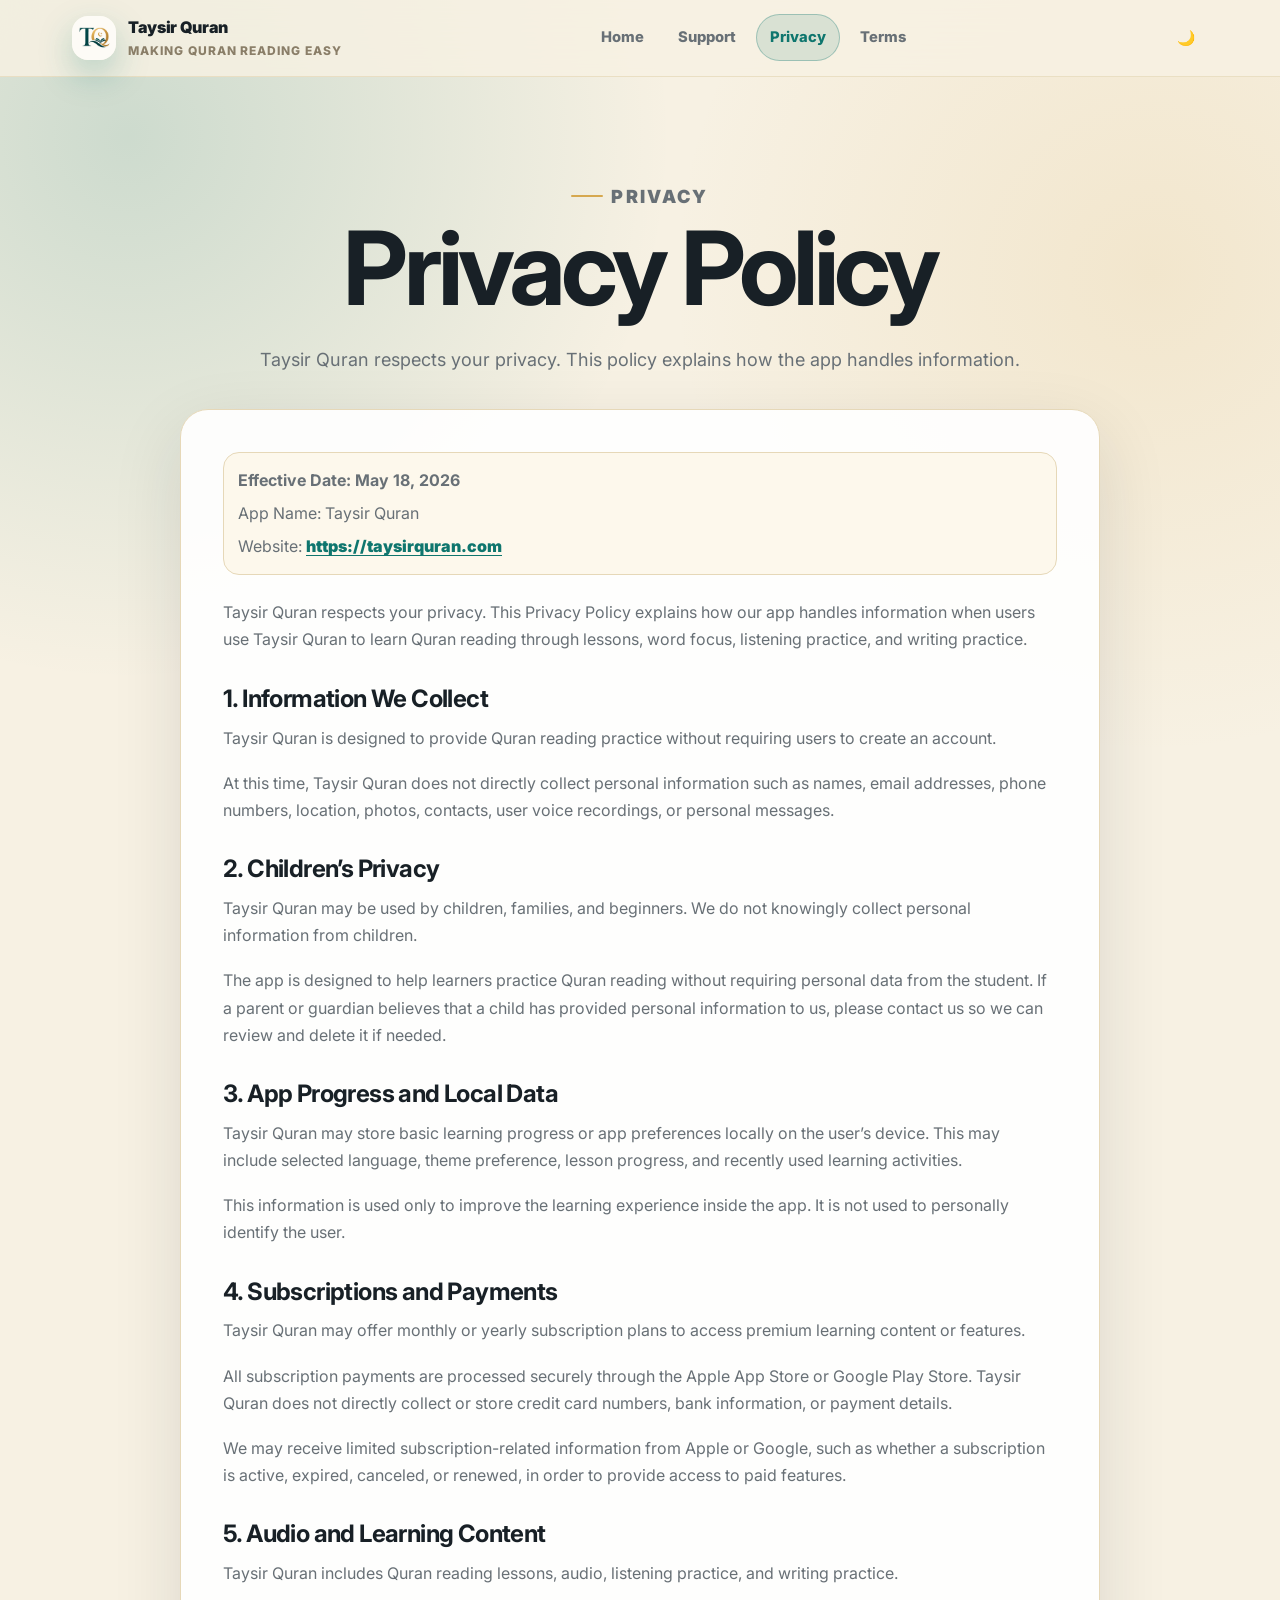
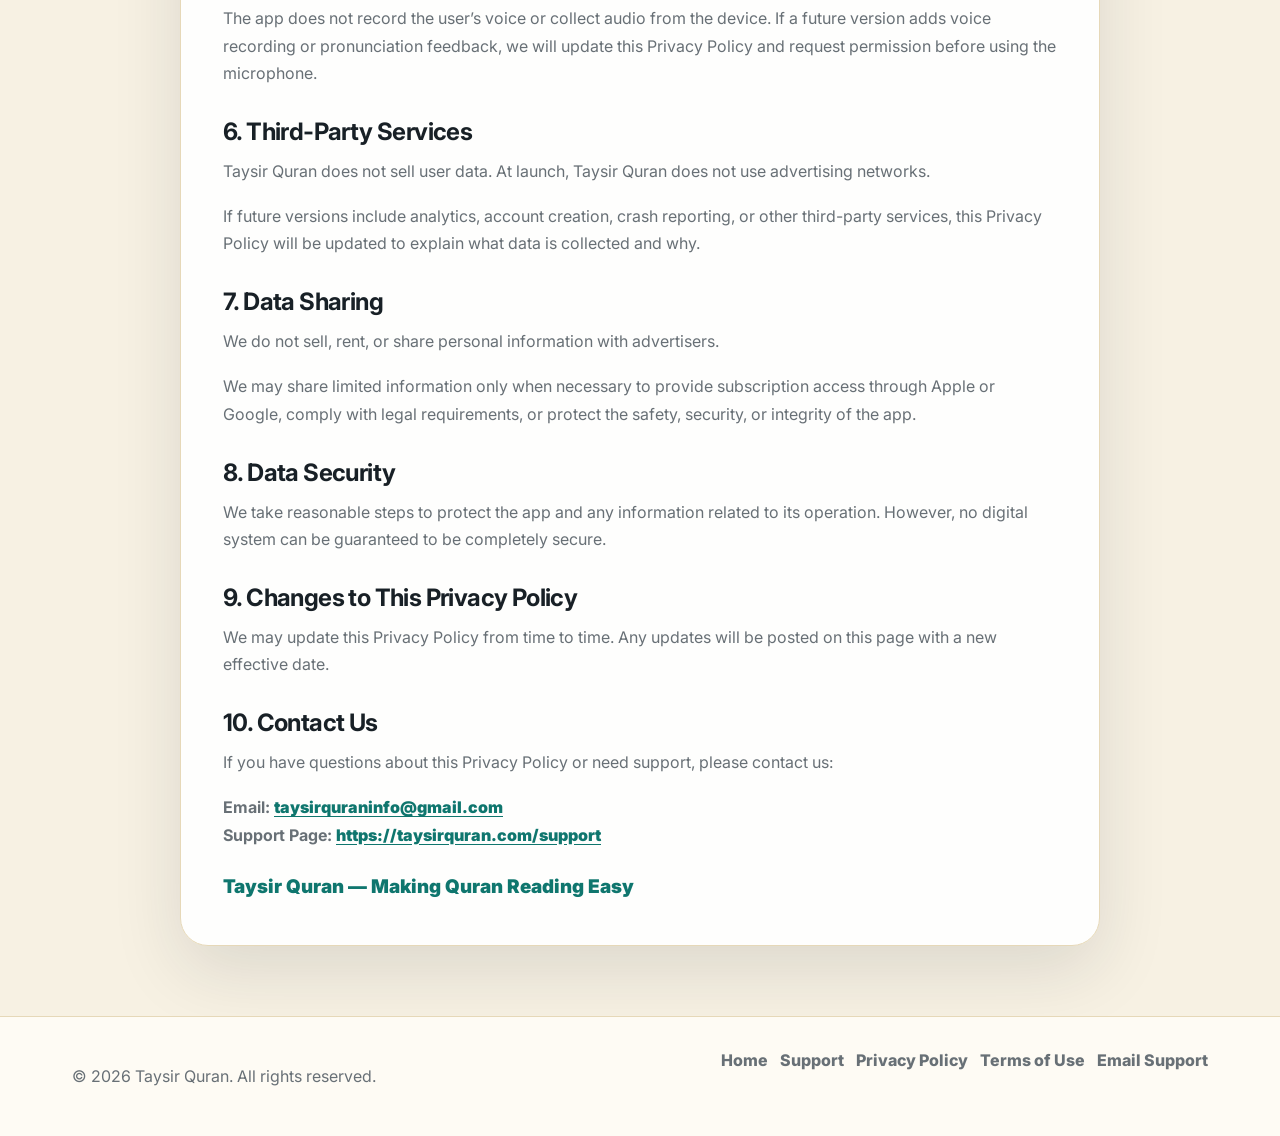
<file: taysir-quran-site/privacy/index.html>
<!doctype html>
<html lang="en" data-theme="dark">
  <head>
    <meta charset="utf-8" />
    <meta name="viewport" content="width=device-width, initial-scale=1" />
    <title>Privacy Policy — Taysir Quran</title>
    <meta name="description" content="Privacy Policy for Taysir Quran." />
    <meta name="theme-color" content="#0f766e" />

    <link rel="icon" type="image/png" href="../favicon.png" />
    <link rel="apple-touch-icon" href="../favicon.png" />

    <link rel="preconnect" href="https://fonts.googleapis.com" />
    <link rel="preconnect" href="https://fonts.gstatic.com" crossorigin />
    <link
      href="https://fonts.googleapis.com/css2?family=Amiri:wght@400;700&family=Inter:wght@400;600;700;800;900&display=swap"
      rel="stylesheet"
    />
    <link rel="stylesheet" href="../styles.css" />
  </head>
  <body>
    <a class="skip-link" href="#main">Skip to content</a>

    <header class="site-header">
      <nav class="nav" aria-label="Main navigation">
        <a class="brand" href="/">
          <img
            class="brand-mark"
            src="../logo.png"
            alt="Taysir Quran app logo"
          />
          <span class="brand-text">
            Taysir Quran <span>Making Quran Reading Easy</span>
          </span>
        </a>

        <div class="nav-links" data-nav-links>
          <a href="/">Home</a>
          <a href="/support/">Support</a>
          <a class="active" href="/privacy/">Privacy</a>
          <a href="/terms/">Terms</a>
        </div>

        <div class="nav-actions">
          <button
            class="icon-button"
            type="button"
            data-theme-toggle
            style="background: transparent; border: none; box-shadow: none"
          >
            🌙
          </button>
          <button
            class="menu-button"
            type="button"
            data-menu-button
            aria-label="Open menu"
            aria-expanded="false"
          >
            ☰
          </button>
        </div>
      </nav>
    </header>

    <main id="main">
      <section class="page-hero">
        <p class="kicker">Privacy</p>
        <h1>Privacy Policy</h1>
        <p>
          Taysir Quran respects your privacy. This policy explains how the app
          handles information.
        </p>
      </section>

      <article class="legal-card">
        <div class="legal-meta">
          <strong>Effective Date: May 18, 2026</strong>
          <span>App Name: Taysir Quran</span>
          <span>
            Website:
            <a class="inline-link" href="https://taysirquran.com">
              https://taysirquran.com
            </a>
          </span>
        </div>

        <p>
          Taysir Quran respects your privacy. This Privacy Policy explains how
          our app handles information when users use Taysir Quran to learn Quran
          reading through lessons, word focus, listening practice, and writing
          practice.
        </p>

        <h2>1. Information We Collect</h2>

        <p>
          Taysir Quran is designed to provide Quran reading practice without
          requiring users to create an account.
        </p>

        <p>
          At this time, Taysir Quran does not directly collect personal
          information such as names, email addresses, phone numbers, location,
          photos, contacts, user voice recordings, or personal messages.
        </p>

        <h2>2. Children’s Privacy</h2>

        <p>
          Taysir Quran may be used by children, families, and beginners. We do
          not knowingly collect personal information from children.
        </p>

        <p>
          The app is designed to help learners practice Quran reading without
          requiring personal data from the student. If a parent or guardian
          believes that a child has provided personal information to us, please
          contact us so we can review and delete it if needed.
        </p>

        <h2>3. App Progress and Local Data</h2>

        <p>
          Taysir Quran may store basic learning progress or app preferences
          locally on the user’s device. This may include selected language,
          theme preference, lesson progress, and recently used learning
          activities.
        </p>

        <p>
          This information is used only to improve the learning experience
          inside the app. It is not used to personally identify the user.
        </p>

        <h2>4. Subscriptions and Payments</h2>

        <p>
          Taysir Quran may offer monthly or yearly subscription plans to access
          premium learning content or features.
        </p>

        <p>
          All subscription payments are processed securely through the Apple App
          Store or Google Play Store. Taysir Quran does not directly collect or
          store credit card numbers, bank information, or payment details.
        </p>

        <p>
          We may receive limited subscription-related information from Apple or
          Google, such as whether a subscription is active, expired, canceled,
          or renewed, in order to provide access to paid features.
        </p>

        <h2>5. Audio and Learning Content</h2>

        <p>
          Taysir Quran includes Quran reading lessons, audio, listening
          practice, and writing practice.
        </p>

        <p>
          The app does not record the user’s voice or collect audio from the
          device. If a future version adds voice recording or pronunciation
          feedback, we will update this Privacy Policy and request permission
          before using the microphone.
        </p>

        <h2>6. Third-Party Services</h2>

        <p>
          Taysir Quran does not sell user data. At launch, Taysir Quran does not
          use advertising networks.
        </p>

        <p>
          If future versions include analytics, account creation, crash
          reporting, or other third-party services, this Privacy Policy will be
          updated to explain what data is collected and why.
        </p>

        <h2>7. Data Sharing</h2>

        <p>
          We do not sell, rent, or share personal information with advertisers.
        </p>

        <p>
          We may share limited information only when necessary to provide
          subscription access through Apple or Google, comply with legal
          requirements, or protect the safety, security, or integrity of the
          app.
        </p>

        <h2>8. Data Security</h2>

        <p>
          We take reasonable steps to protect the app and any information
          related to its operation. However, no digital system can be guaranteed
          to be completely secure.
        </p>

        <h2>9. Changes to This Privacy Policy</h2>

        <p>
          We may update this Privacy Policy from time to time. Any updates will
          be posted on this page with a new effective date.
        </p>

        <h2>10. Contact Us</h2>

        <p>
          If you have questions about this Privacy Policy or need support,
          please contact us:
        </p>

        <p>
          <strong>Email:</strong>
          <a class="inline-link" href="mailto:taysirquraninfo@gmail.com">
            taysirquraninfo@gmail.com
          </a>
          <br />
          <strong>Support Page:</strong>
          <a class="inline-link" href="/support/">
            https://taysirquran.com/support
          </a>
        </p>

        <strong class="strong-line">
          Taysir Quran — Making Quran Reading Easy
        </strong>
      </article>
    </main>

    <footer class="site-footer">
      <div class="footer-inner">
        <p>© 2026 Taysir Quran. All rights reserved.</p>
        <div class="footer-links">
          <a href="/">Home</a>
          <a href="/support/">Support</a>
          <a href="/privacy/">Privacy Policy</a>
          <a href="/terms/">Terms of Use</a>
          <a href="mailto:taysirquraninfo@gmail.com">Email Support</a>
        </div>
      </div>
    </footer>

    <script src="../script.js"></script>
  </body>
</html>
</file>
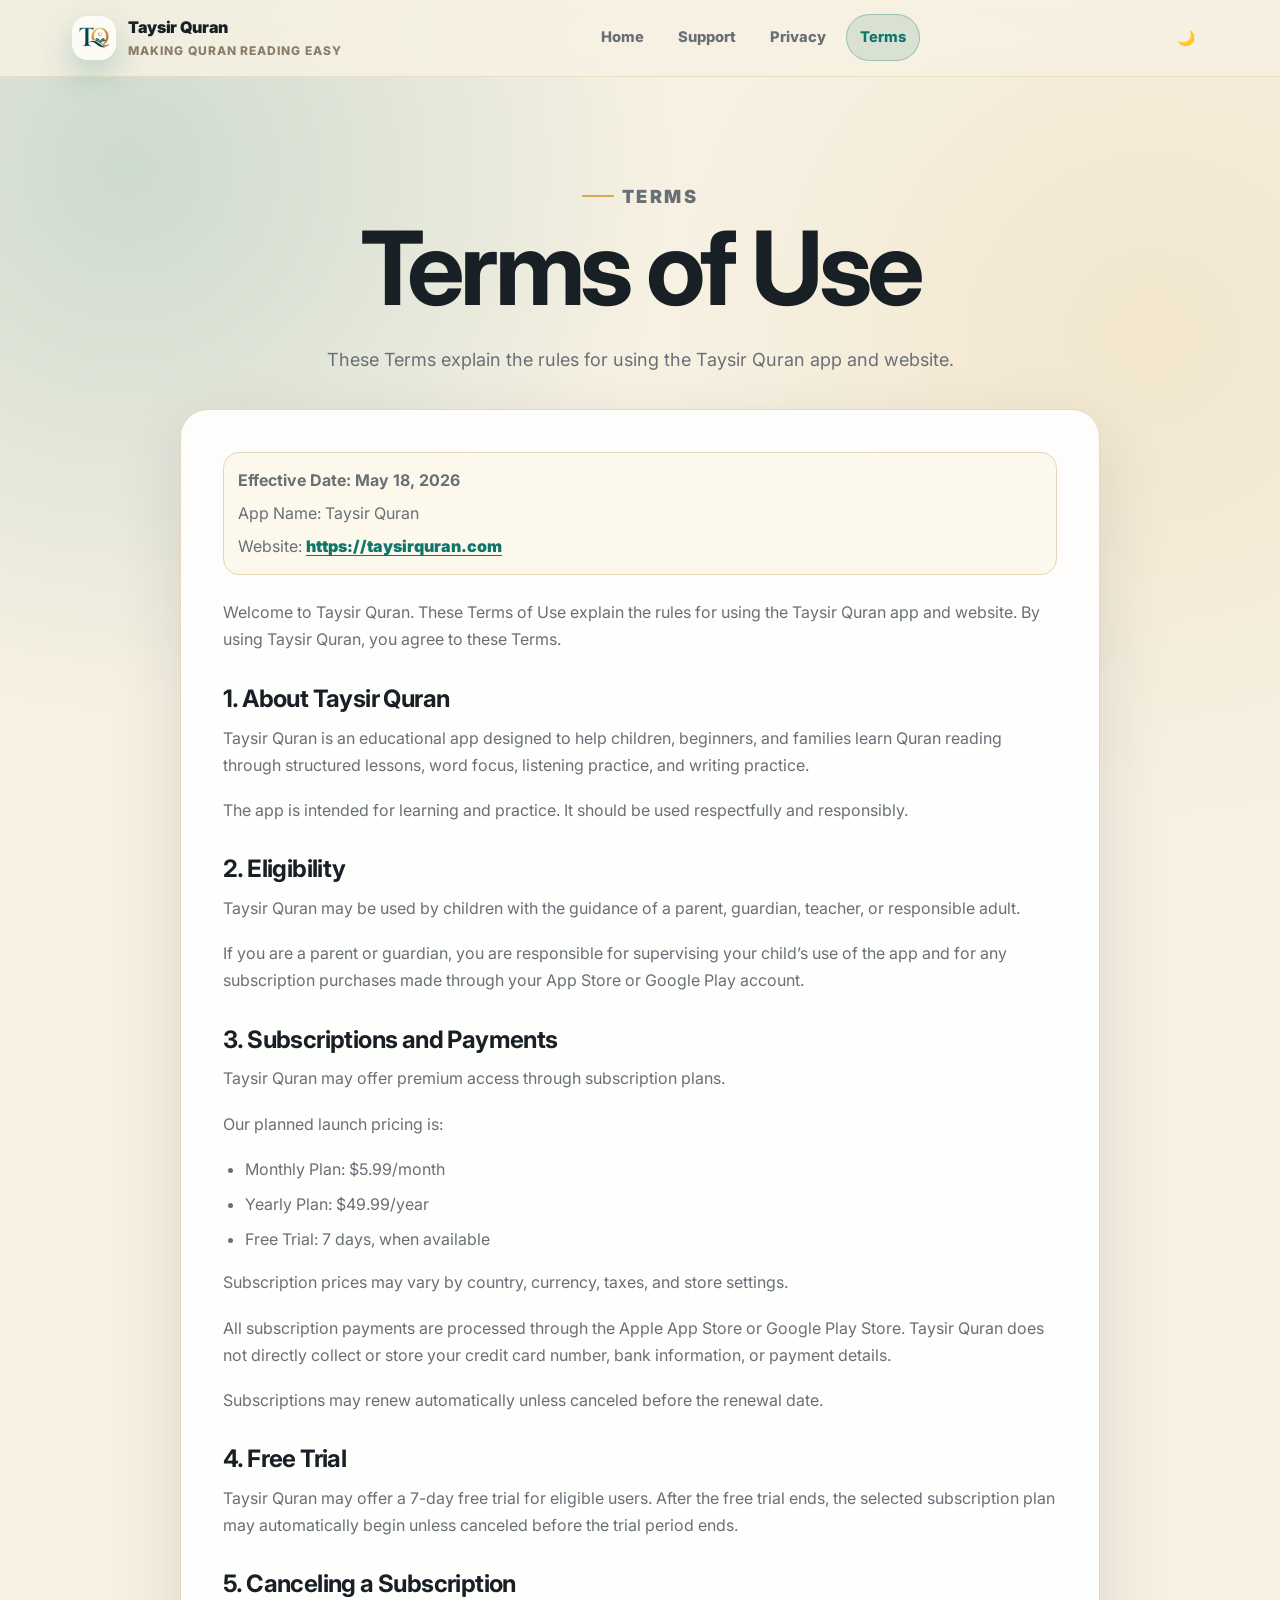
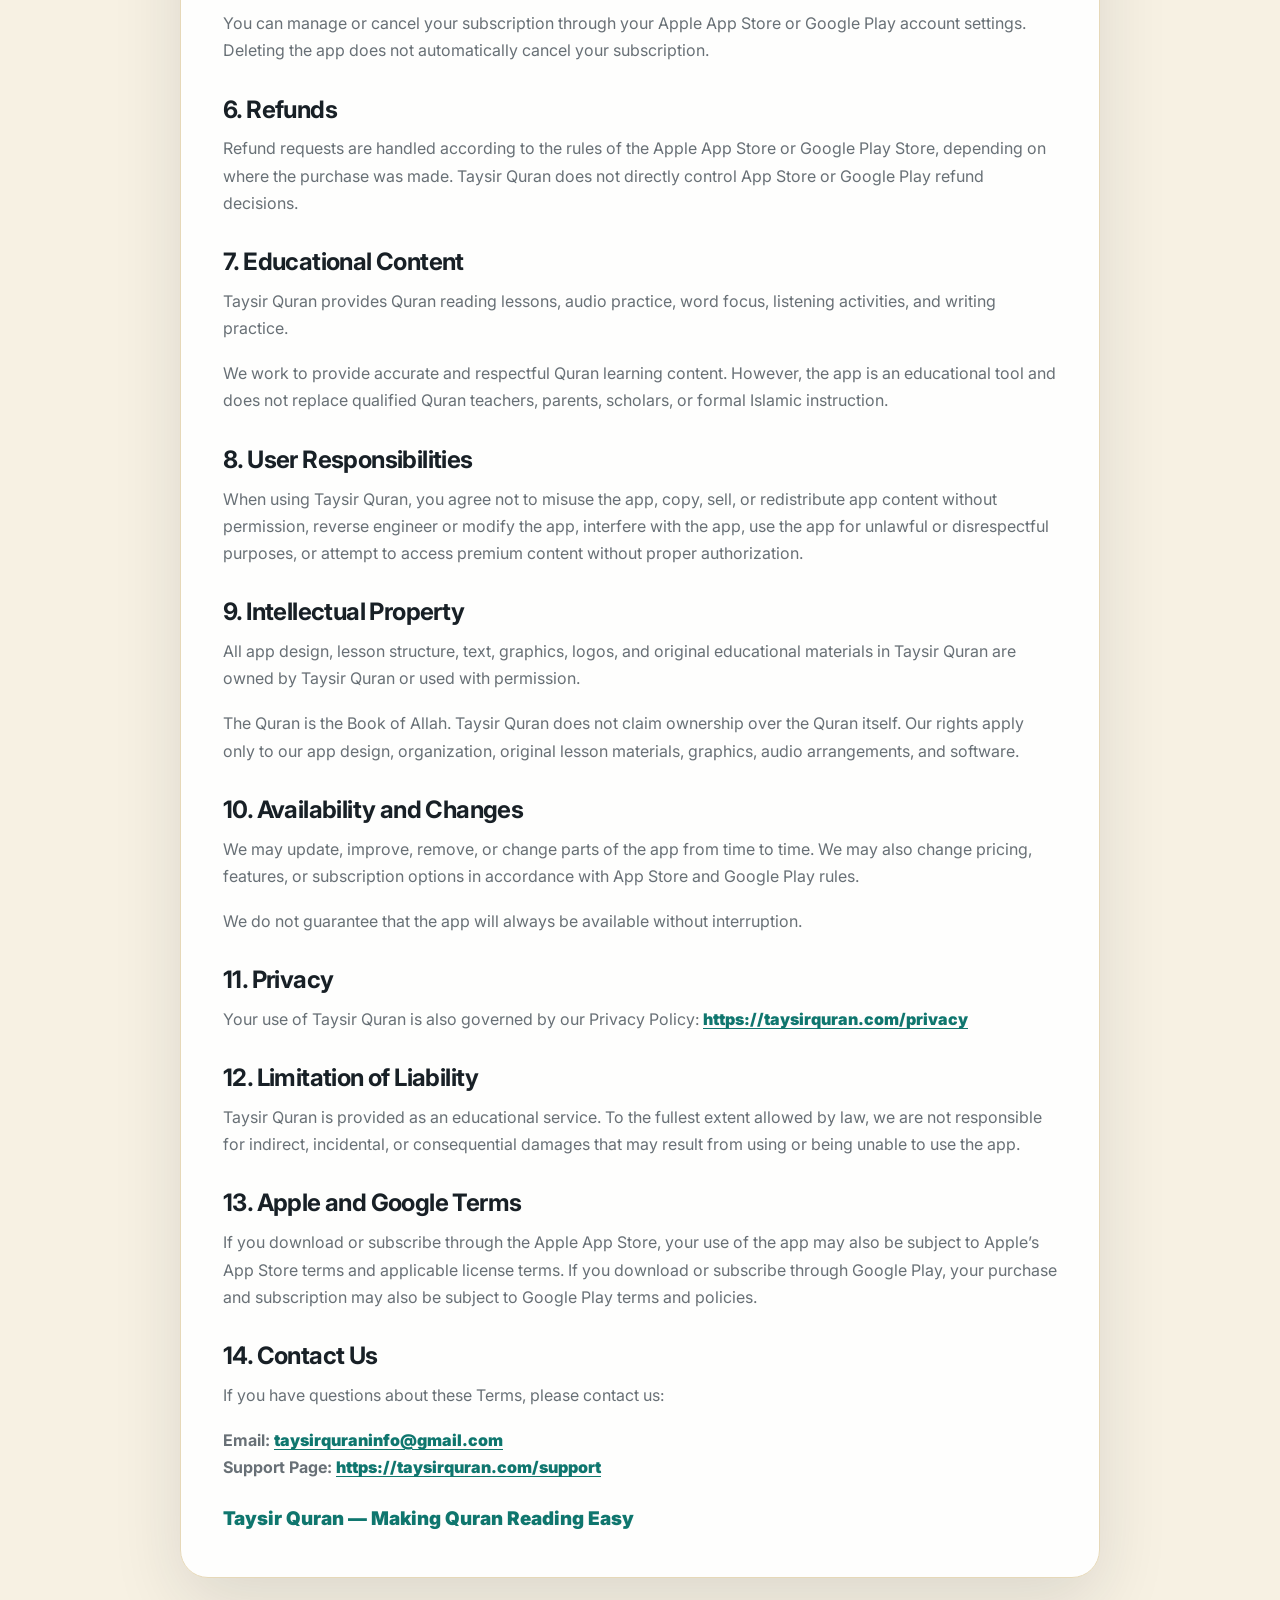
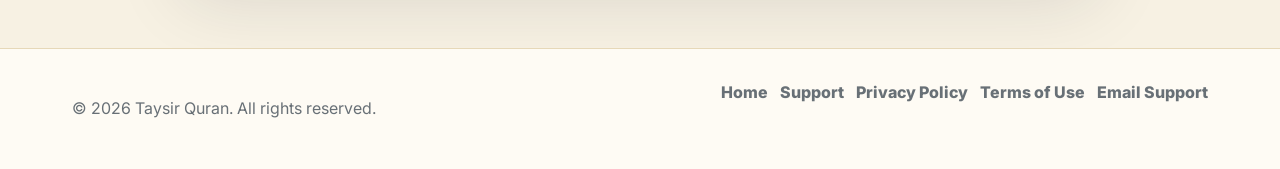
<file: taysir-quran-site/terms/index.html>
<!doctype html>
<html lang="en" data-theme="dark">
  <head>
    <meta charset="utf-8" />
    <meta name="viewport" content="width=device-width, initial-scale=1" />
    <title>Terms of Use — Taysir Quran</title>
    <meta name="description" content="Terms of Use for Taysir Quran." />
    <meta name="theme-color" content="#0f766e" />

    <link rel="icon" type="image/png" href="../favicon.png" />
    <link rel="apple-touch-icon" href="../favicon.png" />

    <link rel="preconnect" href="https://fonts.googleapis.com" />
    <link rel="preconnect" href="https://fonts.gstatic.com" crossorigin />
    <link
      href="https://fonts.googleapis.com/css2?family=Amiri:wght@400;700&family=Inter:wght@400;600;700;800;900&display=swap"
      rel="stylesheet"
    />
    <link rel="stylesheet" href="../styles.css" />
  </head>

  <body>
    <a class="skip-link" href="#main">Skip to content</a>

    <header class="site-header">
      <nav class="nav" aria-label="Main navigation">
        <a class="brand" href="/">
          <img
            class="brand-mark"
            src="../logo.png"
            alt="Taysir Quran app logo"
          />
          <span class="brand-text">
            Taysir Quran <span>Making Quran Reading Easy</span>
          </span>
        </a>

        <div class="nav-links" data-nav-links>
          <a href="/">Home</a>
          <a href="/support/">Support</a>
          <a href="/privacy/">Privacy</a>
          <a class="active" href="/terms/">Terms</a>
        </div>

        <div class="nav-actions">
          <button
            class="icon-button"
            type="button"
            data-theme-toggle
            style="background: transparent; border: none; box-shadow: none"
          >
            🌙
          </button>
          <button
            class="menu-button"
            type="button"
            data-menu-button
            aria-label="Open menu"
            aria-expanded="false"
          >
            ☰
          </button>
        </div>
      </nav>
    </header>

    <main id="main">
      <section class="page-hero">
        <p class="kicker">Terms</p>
        <h1>Terms of Use</h1>
        <p>
          These Terms explain the rules for using the Taysir Quran app and
          website.
        </p>
      </section>

      <article class="legal-card">
        <div class="legal-meta">
          <strong>Effective Date: May 18, 2026</strong>
          <span>App Name: Taysir Quran</span>
          <span>
            Website:
            <a class="inline-link" href="https://taysirquran.com">
              https://taysirquran.com
            </a>
          </span>
        </div>

        <p>
          Welcome to Taysir Quran. These Terms of Use explain the rules for
          using the Taysir Quran app and website. By using Taysir Quran, you
          agree to these Terms.
        </p>

        <h2>1. About Taysir Quran</h2>

        <p>
          Taysir Quran is an educational app designed to help children,
          beginners, and families learn Quran reading through structured
          lessons, word focus, listening practice, and writing practice.
        </p>

        <p>
          The app is intended for learning and practice. It should be used
          respectfully and responsibly.
        </p>

        <h2>2. Eligibility</h2>

        <p>
          Taysir Quran may be used by children with the guidance of a parent,
          guardian, teacher, or responsible adult.
        </p>

        <p>
          If you are a parent or guardian, you are responsible for supervising
          your child’s use of the app and for any subscription purchases made
          through your App Store or Google Play account.
        </p>

        <h2>3. Subscriptions and Payments</h2>

        <p>Taysir Quran may offer premium access through subscription plans.</p>

        <p>Our planned launch pricing is:</p>

        <ul>
          <li>Monthly Plan: $5.99/month</li>
          <li>Yearly Plan: $49.99/year</li>
          <li>Free Trial: 7 days, when available</li>
        </ul>

        <p>
          Subscription prices may vary by country, currency, taxes, and store
          settings.
        </p>

        <p>
          All subscription payments are processed through the Apple App Store or
          Google Play Store. Taysir Quran does not directly collect or store
          your credit card number, bank information, or payment details.
        </p>

        <p>
          Subscriptions may renew automatically unless canceled before the
          renewal date.
        </p>

        <h2>4. Free Trial</h2>

        <p>
          Taysir Quran may offer a 7-day free trial for eligible users. After
          the free trial ends, the selected subscription plan may automatically
          begin unless canceled before the trial period ends.
        </p>

        <h2>5. Canceling a Subscription</h2>

        <p>
          You can manage or cancel your subscription through your Apple App
          Store or Google Play account settings. Deleting the app does not
          automatically cancel your subscription.
        </p>

        <h2>6. Refunds</h2>

        <p>
          Refund requests are handled according to the rules of the Apple App
          Store or Google Play Store, depending on where the purchase was made.
          Taysir Quran does not directly control App Store or Google Play refund
          decisions.
        </p>

        <h2>7. Educational Content</h2>

        <p>
          Taysir Quran provides Quran reading lessons, audio practice, word
          focus, listening activities, and writing practice.
        </p>

        <p>
          We work to provide accurate and respectful Quran learning content.
          However, the app is an educational tool and does not replace qualified
          Quran teachers, parents, scholars, or formal Islamic instruction.
        </p>

        <h2>8. User Responsibilities</h2>

        <p>
          When using Taysir Quran, you agree not to misuse the app, copy, sell,
          or redistribute app content without permission, reverse engineer or
          modify the app, interfere with the app, use the app for unlawful or
          disrespectful purposes, or attempt to access premium content without
          proper authorization.
        </p>

        <h2>9. Intellectual Property</h2>

        <p>
          All app design, lesson structure, text, graphics, logos, and original
          educational materials in Taysir Quran are owned by Taysir Quran or
          used with permission.
        </p>

        <p>
          The Quran is the Book of Allah. Taysir Quran does not claim ownership
          over the Quran itself. Our rights apply only to our app design,
          organization, original lesson materials, graphics, audio arrangements,
          and software.
        </p>

        <h2>10. Availability and Changes</h2>

        <p>
          We may update, improve, remove, or change parts of the app from time
          to time. We may also change pricing, features, or subscription options
          in accordance with App Store and Google Play rules.
        </p>

        <p>
          We do not guarantee that the app will always be available without
          interruption.
        </p>

        <h2>11. Privacy</h2>

        <p>
          Your use of Taysir Quran is also governed by our Privacy Policy:
          <a class="inline-link" href="/privacy/">
            https://taysirquran.com/privacy
          </a>
        </p>

        <h2>12. Limitation of Liability</h2>

        <p>
          Taysir Quran is provided as an educational service. To the fullest
          extent allowed by law, we are not responsible for indirect,
          incidental, or consequential damages that may result from using or
          being unable to use the app.
        </p>

        <h2>13. Apple and Google Terms</h2>

        <p>
          If you download or subscribe through the Apple App Store, your use of
          the app may also be subject to Apple’s App Store terms and applicable
          license terms. If you download or subscribe through Google Play, your
          purchase and subscription may also be subject to Google Play terms and
          policies.
        </p>

        <h2>14. Contact Us</h2>

        <p>If you have questions about these Terms, please contact us:</p>

        <p>
          <strong>Email:</strong>
          <a class="inline-link" href="mailto:taysirquraninfo@gmail.com">
            taysirquraninfo@gmail.com
          </a>
          <br />
          <strong>Support Page:</strong>
          <a class="inline-link" href="/support/">
            https://taysirquran.com/support
          </a>
        </p>

        <strong class="strong-line">
          Taysir Quran — Making Quran Reading Easy
        </strong>
      </article>
    </main>

    <footer class="site-footer">
      <div class="footer-inner">
        <p>© 2026 Taysir Quran. All rights reserved.</p>
        <div class="footer-links">
          <a href="/">Home</a>
          <a href="/support/">Support</a>
          <a href="/privacy/">Privacy Policy</a>
          <a href="/terms/">Terms of Use</a>
          <a href="mailto:taysirquraninfo@gmail.com">Email Support</a>
        </div>
      </div>
    </footer>

    <script src="../script.js"></script>
  </body>
</html>
</file>
<file: styles.css>
@font-face {
  font-family: 'Uthmanic Hafs';
  src: url('fonts/UthmanicHafs_V22.ttf') format('truetype');
  font-weight: 400;
  font-style: normal;
  font-display: swap;
}

:root {
  --bg: #f7f1e3;
  --surface: #fffdf7;
  --card: #ffffff;
  --elevated: #fdf8ec;
  --text: #182026;
  --muted: #687076;
  --soft: #8a7e68;
  --primary: #0f766e;
  --primary-dark: #115e59;
  --gold: #d6a84f;
  --gold-dark: #b7791f;
  --border: #e6d8b8;
  --shadow: 0 24px 70px rgba(24, 32, 38, 0.12);
  --hero-glow: rgba(15, 118, 110, 0.18);
  --radius-xl: 28px;
  --radius-lg: 22px;
  --radius-md: 16px;
  --max: 1180px;
}

[data-theme='dark'] {
  --bg: #0b0b0b;
  --surface: #0f0f0f;
  --card: #151515;
  --elevated: #1b1b1b;
  --text: #f8fafc;
  --muted: #b8c2c7;
  --soft: #d8caa9;
  --primary: #2dd4bf;
  --primary-dark: #14b8a6;
  --gold: #f0c86a;
  --gold-dark: #d6a84f;
  --border: #2f2a21;
  --shadow: 0 24px 80px rgba(0, 0, 0, 0.46);
  --hero-glow: rgba(45, 212, 191, 0.16);
}

* { box-sizing: border-box; }

html {
  scroll-behavior: smooth;
}

body {
  margin: 0;
  font-family: Inter, ui-sans-serif, system-ui, -apple-system, BlinkMacSystemFont, "Segoe UI", sans-serif;
  background:
    radial-gradient(circle at 10% 5%, var(--hero-glow), transparent 34rem),
    radial-gradient(circle at 90% 10%, rgba(214, 168, 79, 0.15), transparent 30rem),
    var(--bg);
  color: var(--text);
  line-height: 1.7;
  transition: background 0.25s ease, color 0.25s ease;
}

body.no-scroll { overflow: hidden; }

a { color: inherit; text-decoration: none; }

.skip-link {
  position: absolute;
  top: -48px;
  left: 16px;
  background: var(--primary);
  color: #fff;
  padding: 10px 14px;
  border-radius: 999px;
  z-index: 1000;
}
.skip-link:focus { top: 16px; }

.site-header {
  position: sticky;
  top: 0;
  z-index: 50;
  backdrop-filter: blur(18px);
  background: color-mix(in srgb, var(--bg) 84%, transparent);
  border-bottom: 1px solid color-mix(in srgb, var(--border) 75%, transparent);
}

.nav {
  max-width: var(--max);
  margin: 0 auto;
  padding: 14px 22px;
  display: flex;
  align-items: center;
  justify-content: space-between;
  gap: 16px;
}

.brand {
  display: inline-flex;
  align-items: center;
  gap: 12px;
  font-weight: 900;
  letter-spacing: -0.02em;
}

.brand-mark {
  width: 44px;
  height: 44px;
  border-radius: 16px;
  display: grid;
  place-items: center;
  background: linear-gradient(145deg, var(--primary), var(--gold));
  color: #fff;
  box-shadow: 0 14px 34px rgba(15, 118, 110, 0.28);
  font-weight: 900;
}

.brand-text span {
  display: block;
  font-size: 0.75rem;
  color: var(--soft);
  font-weight: 800;
  letter-spacing: 0.08em;
  text-transform: uppercase;
}

.nav-links {
  display: flex;
  align-items: center;
  gap: 6px;
}

.nav-links a,
.nav-actions button {
  border: 1px solid transparent;
  border-radius: 999px;
  padding: 10px 13px;
  color: var(--muted);
  font-weight: 800;
  font-size: 0.92rem;
}

.nav-links a:hover,
.nav-links a.active {
  color: var(--primary);
  background: color-mix(in srgb, var(--primary) 12%, transparent);
  border-color: color-mix(in srgb, var(--primary) 30%, transparent);
}

.nav-actions {
  display: flex;
  align-items: center;
  gap: 8px;
}

.icon-button,
.menu-button {
  cursor: pointer;
  border: 1px solid var(--border);
  background: var(--card);
  color: var(--text);
  min-width: 44px;
  height: 44px;
  display: inline-grid;
  place-items: center;
  box-shadow: 0 10px 24px rgba(0,0,0,0.06);
}

.menu-button { display: none; }

main { min-height: 70vh; }

.section {
  max-width: var(--max);
  margin: 0 auto;
  padding: 88px 22px;
}

.hero {
  padding-top: 88px;
  padding-bottom: 86px;
  display: grid;
  grid-template-columns: minmax(0, 1.08fr) minmax(320px, 0.92fr);
  gap: 44px;
  align-items: center;
}

.kicker {
  display: inline-flex;
  align-items: center;
  gap: 8px;
  margin: 0 0 16px;
  color: var(--primary);
  font-size: 0.82rem;
  font-weight: 900;
  letter-spacing: 0.13em;
  text-transform: uppercase;
}
.kicker::before {
  content: '';
  width: 32px;
  height: 2px;
  border-radius: 999px;
  background: var(--gold);
}

h1, h2, h3 { line-height: 1.12; margin: 0; letter-spacing: -0.045em; }
h1 { font-size: clamp(3.2rem, 9vw, 6.4rem); }
h2 { font-size: clamp(2.05rem, 5vw, 3.6rem); }
h3 { font-size: 1.22rem; letter-spacing: -0.02em; }

.hero-subtitle {
  margin: 14px 0 0;
  color: var(--gold);
  font-size: clamp(1.35rem, 3vw, 2rem);
  font-weight: 900;
  letter-spacing: -0.035em;
}

.hero-tagline {
  margin: 8px 0 0;
  color: var(--primary);
  font-size: clamp(1.1rem, 2.4vw, 1.45rem);
  font-weight: 900;
}

.lead {
  margin: 24px 0 0;
  max-width: 690px;
  color: var(--muted);
  font-size: clamp(1.05rem, 2vw, 1.22rem);
}

.hero-actions,
.cta-row {
  display: flex;
  flex-wrap: wrap;
  gap: 12px;
  margin-top: 30px;
}

.btn {
  display: inline-flex;
  align-items: center;
  justify-content: center;
  gap: 9px;
  border: 1px solid var(--border);
  border-radius: 999px;
  min-height: 48px;
  padding: 0 20px;
  font-weight: 900;
  transition: transform 0.18s ease, box-shadow 0.18s ease, background 0.18s ease;
}
.btn:hover { transform: translateY(-2px); }
.btn-primary {
  background: linear-gradient(135deg, var(--primary), var(--primary-dark));
  color: #fff;
  border-color: color-mix(in srgb, var(--primary) 70%, #fff 10%);
  box-shadow: 0 16px 34px rgba(15, 118, 110, 0.26);
}
.btn-secondary {
  background: var(--card);
  color: var(--text);
}
.btn-gold {
  background: linear-gradient(135deg, var(--gold), var(--gold-dark));
  color: #1b1204;
  border-color: color-mix(in srgb, var(--gold) 70%, #fff 10%);
}

.hero-card {
  position: relative;
  border: 1px solid var(--border);
  background: linear-gradient(180deg, color-mix(in srgb, var(--card) 90%, transparent), var(--elevated));
  border-radius: 36px;
  padding: 22px;
  box-shadow: var(--shadow);
  overflow: hidden;
}
.hero-card::before {
  content: '';
  position: absolute;
  inset: -80px -90px auto auto;
  width: 190px;
  height: 190px;
  border-radius: 50%;
  background: rgba(214, 168, 79, 0.22);
  filter: blur(8px);
}

.app-mock {
  position: relative;
  border: 1px solid var(--border);
  background: var(--surface);
  border-radius: 30px;
  padding: 18px;
  min-height: 510px;
}
.mock-top {
  display: flex;
  justify-content: space-between;
  align-items: center;
  gap: 12px;
  margin-bottom: 18px;
}
.mock-pill {
  border: 1px solid var(--border);
  background: var(--elevated);
  color: var(--primary);
  border-radius: 999px;
  padding: 8px 12px;
  font-size: 0.78rem;
  font-weight: 900;
}
.quran-word {
  direction: rtl;
  min-height: 150px;
  display: grid;
  place-items: center;
  border-radius: 24px;
  background:
    radial-gradient(circle at center, color-mix(in srgb, var(--primary) 13%, transparent), transparent 64%),
    var(--elevated);
  border: 1px solid var(--border);
  font-family: 'Uthmanic Hafs', 'Amiri', serif;
  font-size: clamp(2.15rem, 6.2vw, 4.7rem);
  color: var(--text);
  text-align: center;
  line-height: 2.15;
  padding: 20px;
}
.quran-verse {
  letter-spacing: 0;
  word-spacing: 0.12em;
}
.lesson-list { display: grid; gap: 12px; margin-top: 18px; }
.lesson-row {
  display: grid;
  grid-template-columns: auto 1fr auto;
  align-items: center;
  gap: 12px;
  padding: 12px;
  border: 1px solid var(--border);
  border-radius: 18px;
  background: var(--card);
}
.lesson-icon {
  width: 42px;
  height: 42px;
  border-radius: 14px;
  display: grid;
  place-items: center;
  background: color-mix(in srgb, var(--primary) 13%, transparent);
  color: var(--primary);
  font-weight: 900;
}
.lesson-row strong { display: block; }
.lesson-row span { color: var(--muted); font-size: 0.9rem; }
.progress-dot {
  width: 10px;
  height: 10px;
  border-radius: 50%;
  background: var(--gold);
}

.section-heading {
  max-width: 760px;
  margin-bottom: 30px;
}
.section-heading p {
  margin: 16px 0 0;
  color: var(--muted);
  font-size: 1.08rem;
}

.about-card,
.legal-card,
.support-card,
.cta-card {
  border: 1px solid var(--border);
  border-radius: var(--radius-xl);
  background: color-mix(in srgb, var(--card) 92%, transparent);
  box-shadow: var(--shadow);
  padding: clamp(22px, 4vw, 42px);
}
.about-card p,
.legal-card p,
.support-card p { color: var(--muted); margin: 0 0 18px; }
.strong-line {
  display: block;
  margin-top: 22px;
  color: var(--primary);
  font-weight: 900;
  font-size: 1.18rem;
}

.feature-grid {
  display: grid;
  grid-template-columns: repeat(4, 1fr);
  gap: 16px;
}
.feature-card {
  border: 1px solid var(--border);
  background: var(--card);
  border-radius: var(--radius-lg);
  padding: 22px;
  min-height: 210px;
  box-shadow: 0 14px 36px rgba(0,0,0,0.06);
}
.feature-icon {
  width: 54px;
  height: 54px;
  border-radius: 18px;
  display: grid;
  place-items: center;
  margin-bottom: 18px;
  background: color-mix(in srgb, var(--primary) 13%, transparent);
  color: var(--primary);
  font-weight: 900;
  font-size: 1.35rem;
}
.feature-card p { color: var(--muted); margin: 12px 0 0; }

.page-hero {
  max-width: 900px;
  margin: 0 auto;
  padding: 86px 22px 34px;
  text-align: center;
}
.page-hero p { color: var(--muted); font-size: 1.13rem; margin: 18px auto 0; max-width: 760px; }

.legal-card {
  max-width: 920px;
  margin: 0 auto 70px;
}
.legal-card h2 {
  font-size: 1.5rem;
  margin: 32px 0 12px;
  letter-spacing: -0.025em;
}
.legal-card h2:first-child { margin-top: 0; }
.legal-card ul { color: var(--muted); padding-left: 22px; }
.legal-card li { margin: 8px 0; }
.legal-meta {
  display: grid;
  gap: 6px;
  margin-bottom: 24px;
  padding: 14px;
  border: 1px solid var(--border);
  border-radius: var(--radius-md);
  background: var(--elevated);
  color: var(--muted);
}
.inline-link {
  color: var(--primary);
  font-weight: 900;
  text-decoration: underline;
  text-underline-offset: 3px;
}

.support-card {
  max-width: 820px;
  margin: 0 auto 70px;
  text-align: center;
}
.support-email {
  display: inline-flex;
  margin: 16px 0 4px;
  color: var(--primary);
  font-weight: 900;
  font-size: 1.15rem;
}

.site-footer {
  border-top: 1px solid var(--border);
  background: color-mix(in srgb, var(--surface) 88%, transparent);
}
.footer-inner {
  max-width: var(--max);
  margin: 0 auto;
  padding: 30px 22px;
  display: flex;
  justify-content: space-between;
  gap: 18px;
  flex-wrap: wrap;
  color: var(--muted);
}
.footer-links { display: flex; flex-wrap: wrap; gap: 12px; }
.footer-links a { font-weight: 800; }
.footer-links a:hover { color: var(--primary); }

@media (max-width: 980px) {
  .hero { grid-template-columns: 1fr; padding-top: 64px; }
  .feature-grid { grid-template-columns: repeat(2, 1fr); }
  .hero-card { max-width: 620px; width: 100%; margin: 0 auto; }
}

@media (max-width: 760px) {
  .nav { padding: 12px 16px; }
  .menu-button { display: inline-grid; }
  .nav-links {
    position: fixed;
    inset: 69px 14px auto 14px;
    display: none;
    flex-direction: column;
    align-items: stretch;
    padding: 12px;
    border: 1px solid var(--border);
    border-radius: 22px;
    background: var(--surface);
    box-shadow: var(--shadow);
  }
  .nav-links.open { display: flex; }
  .nav-links a { padding: 13px 14px; }
  .brand-text span { display: none; }
  .section { padding: 62px 16px; }
  .hero { padding-top: 54px; gap: 30px; }
  .hero-actions, .cta-row { flex-direction: column; }
  .btn { width: 100%; }
  .app-mock { min-height: auto; }
  .quran-word { min-height: 130px; }
  .feature-grid { grid-template-columns: 1fr; }
  .footer-inner { flex-direction: column; }
}

@media (max-width: 430px) {
  .brand-mark { width: 40px; height: 40px; border-radius: 14px; }
  .hero-card { padding: 14px; border-radius: 26px; }
  .app-mock { padding: 12px; border-radius: 24px; }
  .lesson-row { grid-template-columns: auto 1fr; }
  .progress-dot { display: none; }
  .about-card, .legal-card, .support-card, .cta-card { border-radius: 22px; }
}
</file>
<file: taysir-quran-site/styles.css>
@font-face {
  font-family: 'Uthmanic Hafs';
  src: url('fonts/UthmanicHafs_V22.ttf') format('truetype');
  font-weight: 400;
  font-style: normal;
  font-display: swap;
}

:root {
  --bg: #f7f1e3;
  --surface: #fffdf7;
  --card: #ffffff;
  --elevated: #fdf8ec;
  --text: #182026;
  --muted: #687076;
  --soft: #8a7e68;
  --primary: #0f766e;
  --primary-dark: #115e59;
  --gold: #d6a84f;
  --gold-dark: #b7791f;
  --border: #e6d8b8;
  --shadow: 0 24px 70px rgba(24, 32, 38, 0.12);
  --hero-glow: rgba(15, 118, 110, 0.18);
  --radius-xl: 28px;
  --radius-lg: 22px;
  --radius-md: 16px;
  --max: 1180px;
}

[data-theme='dark'] {
  --bg: #0b0b0b;
  --surface: #0f0f0f;
  --card: #151515;
  --elevated: #1b1b1b;
  --text: #f8fafc;
  --muted: #b8c2c7;
  --soft: #d8caa9;
  --primary: #2dd4bf;
  --primary-dark: #14b8a6;
  --gold: #f0c86a;
  --gold-dark: #d6a84f;
  --border: #2f2a21;
  --shadow: 0 24px 80px rgba(0, 0, 0, 0.46);
  --hero-glow: rgba(45, 212, 191, 0.16);
}

* { box-sizing: border-box; }

html {
  scroll-behavior: smooth;
}

body {
  margin: 0;
  font-family: Inter, ui-sans-serif, system-ui, -apple-system, BlinkMacSystemFont, "Segoe UI", sans-serif;
  background:
    radial-gradient(circle at 10% 5%, var(--hero-glow), transparent 34rem),
    radial-gradient(circle at 90% 10%, rgba(214, 168, 79, 0.15), transparent 30rem),
    var(--bg);
  color: var(--text);
  line-height: 1.7;
  transition: background 0.25s ease, color 0.25s ease;
}

body.no-scroll { overflow: hidden; }

a { color: inherit; text-decoration: none; }

.skip-link {
  position: absolute;
  top: -48px;
  left: 16px;
  background: var(--primary);
  color: #fff;
  padding: 10px 14px;
  border-radius: 999px;
  z-index: 1000;
}
.skip-link:focus { top: 16px; }

.site-header {
  position: sticky;
  top: 0;
  z-index: 50;
  backdrop-filter: blur(18px);
  background: color-mix(in srgb, var(--bg) 84%, transparent);
  border-bottom: 1px solid color-mix(in srgb, var(--border) 75%, transparent);
}

.nav {
  max-width: var(--max);
  margin: 0 auto;
  padding: 14px 22px;
  display: flex;
  align-items: center;
  justify-content: space-between;
  gap: 16px;
}

.brand {
  display: inline-flex;
  align-items: center;
  gap: 12px;
  font-weight: 900;
  letter-spacing: -0.02em;
}

.brand-mark {
  width: 44px;
  height: 44px;
  border-radius: 16px;
  display: grid;
  place-items: center;
  background: linear-gradient(145deg, var(--primary), var(--gold));
  color: #fff;
  box-shadow: 0 14px 34px rgba(15, 118, 110, 0.28);
  font-weight: 900;
}

.brand-text span {
  display: block;
  font-size: 0.75rem;
  color: var(--soft);
  font-weight: 800;
  letter-spacing: 0.08em;
  text-transform: uppercase;
}

.nav-links {
  display: flex;
  align-items: center;
  gap: 6px;
}

.nav-links a,
.nav-actions button {
  border: 1px solid transparent;
  border-radius: 999px;
  padding: 10px 13px;
  color: var(--muted);
  font-weight: 800;
  font-size: 0.92rem;
}

.nav-links a:hover,
.nav-links a.active {
  color: var(--primary);
  background: color-mix(in srgb, var(--primary) 12%, transparent);
  border-color: color-mix(in srgb, var(--primary) 30%, transparent);
}

.nav-actions {
  display: flex;
  align-items: center;
  gap: 8px;
}

.icon-button,
.menu-button {
  cursor: pointer;
  border: 1px solid var(--border);
  background: var(--card);
  color: var(--text);
  min-width: 44px;
  height: 44px;
  display: inline-grid;
  place-items: center;
  box-shadow: 0 10px 24px rgba(0,0,0,0.06);
}

.menu-button { display: none; }

main { min-height: 70vh; }

.section {
  max-width: var(--max);
  margin: 0 auto;
  padding: 88px 22px;
}

.hero {
  padding-top: 88px;
  padding-bottom: 86px;
  display: grid;
  grid-template-columns: minmax(0, 1.08fr) minmax(320px, 0.92fr);
  gap: 44px;
  align-items: center;
}

.kicker {
  display: inline-flex;
  align-items: center;
  gap: 8px;
  margin: 0 0 16px;
  color: var(--primary);
  font-size: 0.82rem;
  font-weight: 900;
  letter-spacing: 0.13em;
  text-transform: uppercase;
}
.kicker::before {
  content: '';
  width: 32px;
  height: 2px;
  border-radius: 999px;
  background: var(--gold);
}

h1, h2, h3 { line-height: 1.12; margin: 0; letter-spacing: -0.045em; }
h1 { font-size: clamp(3.2rem, 9vw, 6.4rem); }
h2 { font-size: clamp(2.05rem, 5vw, 3.6rem); }
h3 { font-size: 1.22rem; letter-spacing: -0.02em; }

.hero-subtitle {
  margin: 14px 0 0;
  color: var(--gold);
  font-size: clamp(1.35rem, 3vw, 2rem);
  font-weight: 900;
  letter-spacing: -0.035em;
}

.hero-tagline {
  margin: 8px 0 0;
  color: var(--primary);
  font-size: clamp(1.1rem, 2.4vw, 1.45rem);
  font-weight: 900;
}

.lead {
  margin: 24px 0 0;
  max-width: 690px;
  color: var(--muted);
  font-size: clamp(1.05rem, 2vw, 1.22rem);
}

.hero-actions,
.cta-row {
  display: flex;
  flex-wrap: wrap;
  gap: 12px;
  margin-top: 30px;
}

.btn {
  display: inline-flex;
  align-items: center;
  justify-content: center;
  gap: 9px;
  border: 1px solid var(--border);
  border-radius: 999px;
  min-height: 48px;
  padding: 0 20px;
  font-weight: 900;
  transition: transform 0.18s ease, box-shadow 0.18s ease, background 0.18s ease;
}
.btn:hover { transform: translateY(-2px); }
.btn-primary {
  background: linear-gradient(135deg, var(--primary), var(--primary-dark));
  color: #fff;
  border-color: color-mix(in srgb, var(--primary) 70%, #fff 10%);
  box-shadow: 0 16px 34px rgba(15, 118, 110, 0.26);
}
.btn-secondary {
  background: var(--card);
  color: var(--text);
}
.btn-gold {
  background: linear-gradient(135deg, var(--gold), var(--gold-dark));
  color: #1b1204;
  border-color: color-mix(in srgb, var(--gold) 70%, #fff 10%);
}

.hero-card {
  position: relative;
  border: 1px solid var(--border);
  background: linear-gradient(180deg, color-mix(in srgb, var(--card) 90%, transparent), var(--elevated));
  border-radius: 36px;
  padding: 22px;
  box-shadow: var(--shadow);
  overflow: hidden;
}
.hero-card::before {
  content: '';
  position: absolute;
  inset: -80px -90px auto auto;
  width: 190px;
  height: 190px;
  border-radius: 50%;
  background: rgba(214, 168, 79, 0.22);
  filter: blur(8px);
}

.app-mock {
  position: relative;
  border: 1px solid var(--border);
  background: var(--surface);
  border-radius: 30px;
  padding: 18px;
  min-height: 510px;
}
.mock-top {
  display: flex;
  justify-content: space-between;
  align-items: center;
  gap: 12px;
  margin-bottom: 18px;
}
.mock-pill {
  border: 1px solid var(--border);
  background: var(--elevated);
  color: var(--primary);
  border-radius: 999px;
  padding: 8px 12px;
  font-size: 0.78rem;
  font-weight: 900;
}
.quran-word {
  direction: rtl;
  min-height: 150px;
  display: grid;
  place-items: center;
  border-radius: 24px;
  background:
    radial-gradient(circle at center, color-mix(in srgb, var(--primary) 13%, transparent), transparent 64%),
    var(--elevated);
  border: 1px solid var(--border);
  font-family: 'Uthmanic Hafs', 'Amiri', serif;
  font-size: clamp(2.15rem, 6.2vw, 4.7rem);
  color: var(--text);
  text-align: center;
  line-height: 2.15;
  padding: 20px;
}
.quran-verse {
  letter-spacing: 0;
  word-spacing: 0.12em;
}
.lesson-list { display: grid; gap: 12px; margin-top: 18px; }
.lesson-row {
  display: grid;
  grid-template-columns: auto 1fr auto;
  align-items: center;
  gap: 12px;
  padding: 12px;
  border: 1px solid var(--border);
  border-radius: 18px;
  background: var(--card);
}
.lesson-icon {
  width: 42px;
  height: 42px;
  border-radius: 14px;
  display: grid;
  place-items: center;
  background: color-mix(in srgb, var(--primary) 13%, transparent);
  color: var(--primary);
  font-weight: 900;
}
.lesson-row strong { display: block; }
.lesson-row span { color: var(--muted); font-size: 0.9rem; }
.progress-dot {
  width: 10px;
  height: 10px;
  border-radius: 50%;
  background: var(--gold);
}

.section-heading {
  max-width: 760px;
  margin-bottom: 30px;
}
.section-heading p {
  margin: 16px 0 0;
  color: var(--muted);
  font-size: 1.08rem;
}

.about-card,
.legal-card,
.support-card,
.cta-card {
  border: 1px solid var(--border);
  border-radius: var(--radius-xl);
  background: color-mix(in srgb, var(--card) 92%, transparent);
  box-shadow: var(--shadow);
  padding: clamp(22px, 4vw, 42px);
}
.about-card p,
.legal-card p,
.support-card p { color: var(--muted); margin: 0 0 18px; }
.strong-line {
  display: block;
  margin-top: 22px;
  color: var(--primary);
  font-weight: 900;
  font-size: 1.18rem;
}

.feature-grid {
  display: grid;
  grid-template-columns: repeat(4, 1fr);
  gap: 16px;
}
.feature-card {
  border: 1px solid var(--border);
  background: var(--card);
  border-radius: var(--radius-lg);
  padding: 22px;
  min-height: 210px;
  box-shadow: 0 14px 36px rgba(0,0,0,0.06);
}
.feature-icon {
  width: 54px;
  height: 54px;
  border-radius: 18px;
  display: grid;
  place-items: center;
  margin-bottom: 18px;
  background: color-mix(in srgb, var(--primary) 13%, transparent);
  color: var(--primary);
  font-weight: 900;
  font-size: 1.35rem;
}
.feature-card p { color: var(--muted); margin: 12px 0 0; }

.page-hero {
  max-width: 900px;
  margin: 0 auto;
  padding: 86px 22px 34px;
  text-align: center;
}
.page-hero p { color: var(--muted); font-size: 1.13rem; margin: 18px auto 0; max-width: 760px; }

.legal-card {
  max-width: 920px;
  margin: 0 auto 70px;
}
.legal-card h2 {
  font-size: 1.5rem;
  margin: 32px 0 12px;
  letter-spacing: -0.025em;
}
.legal-card h2:first-child { margin-top: 0; }
.legal-card ul { color: var(--muted); padding-left: 22px; }
.legal-card li { margin: 8px 0; }
.legal-meta {
  display: grid;
  gap: 6px;
  margin-bottom: 24px;
  padding: 14px;
  border: 1px solid var(--border);
  border-radius: var(--radius-md);
  background: var(--elevated);
  color: var(--muted);
}
.inline-link {
  color: var(--primary);
  font-weight: 900;
  text-decoration: underline;
  text-underline-offset: 3px;
}

.support-card {
  max-width: 820px;
  margin: 0 auto 70px;
  text-align: center;
}
.support-email {
  display: inline-flex;
  margin: 16px 0 4px;
  color: var(--primary);
  font-weight: 900;
  font-size: 1.15rem;
}

.site-footer {
  border-top: 1px solid var(--border);
  background: color-mix(in srgb, var(--surface) 88%, transparent);
}
.footer-inner {
  max-width: var(--max);
  margin: 0 auto;
  padding: 30px 22px;
  display: flex;
  justify-content: space-between;
  gap: 18px;
  flex-wrap: wrap;
  color: var(--muted);
}
.footer-links { display: flex; flex-wrap: wrap; gap: 12px; }
.footer-links a { font-weight: 800; }
.footer-links a:hover { color: var(--primary); }

@media (max-width: 980px) {
  .hero { grid-template-columns: 1fr; padding-top: 64px; }
  .feature-grid { grid-template-columns: repeat(2, 1fr); }
  .hero-card { max-width: 620px; width: 100%; margin: 0 auto; }
}

@media (max-width: 760px) {
  .nav { padding: 12px 16px; }
  .menu-button { display: inline-grid; }
  .nav-links {
    position: fixed;
    inset: 69px 14px auto 14px;
    display: none;
    flex-direction: column;
    align-items: stretch;
    padding: 12px;
    border: 1px solid var(--border);
    border-radius: 22px;
    background: var(--surface);
    box-shadow: var(--shadow);
  }
  .nav-links.open { display: flex; }
  .nav-links a { padding: 13px 14px; }
  .brand-text span { display: none; }
  .section { padding: 62px 16px; }
  .hero { padding-top: 54px; gap: 30px; }
  .hero-actions, .cta-row { flex-direction: column; }
  .btn { width: 100%; }
  .app-mock { min-height: auto; }
  .quran-word { min-height: 130px; }
  .feature-grid { grid-template-columns: 1fr; }
  .footer-inner { flex-direction: column; }
}

@media (max-width: 430px) {
  .brand-mark { width: 40px; height: 40px; border-radius: 14px; }
  .hero-card { padding: 14px; border-radius: 26px; }
  .app-mock { padding: 12px; border-radius: 24px; }
  .lesson-row { grid-template-columns: auto 1fr; }
  .progress-dot { display: none; }
  .about-card, .legal-card, .support-card, .cta-card { border-radius: 22px; }
}
</file>
